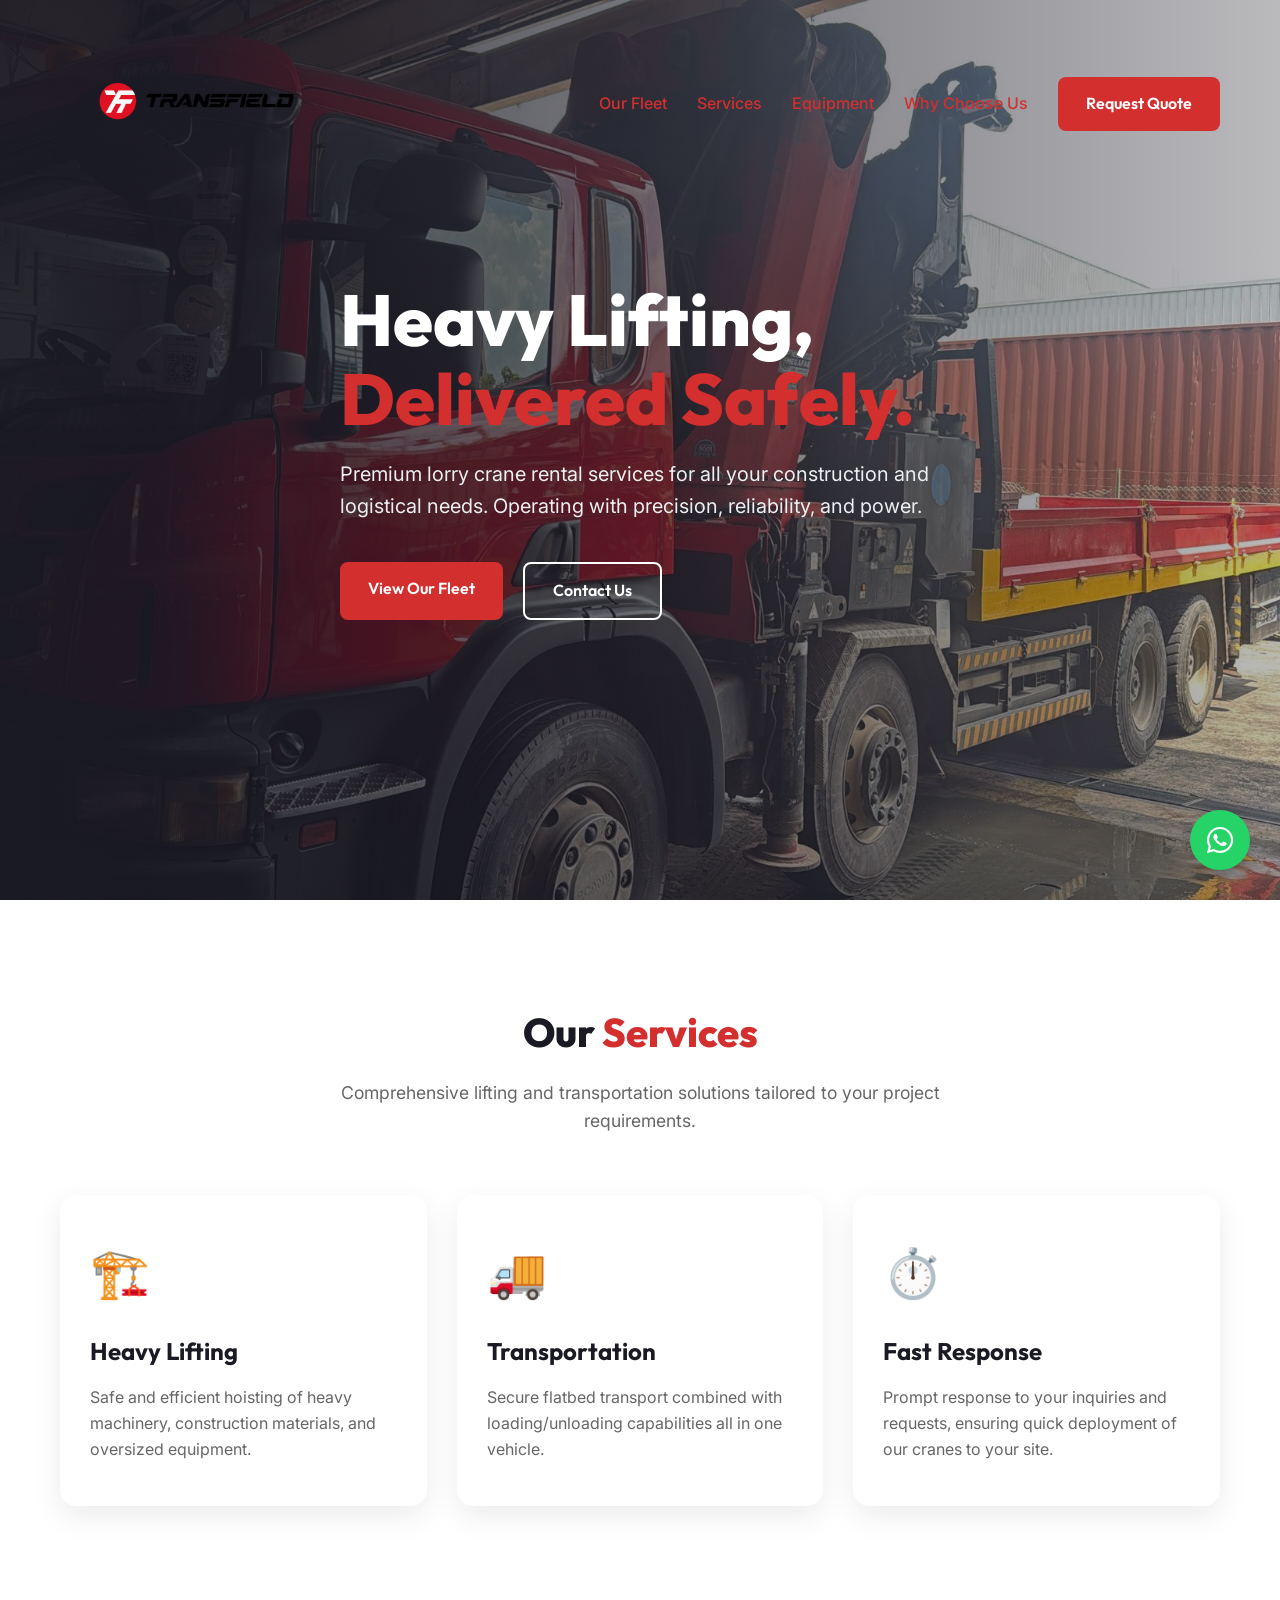
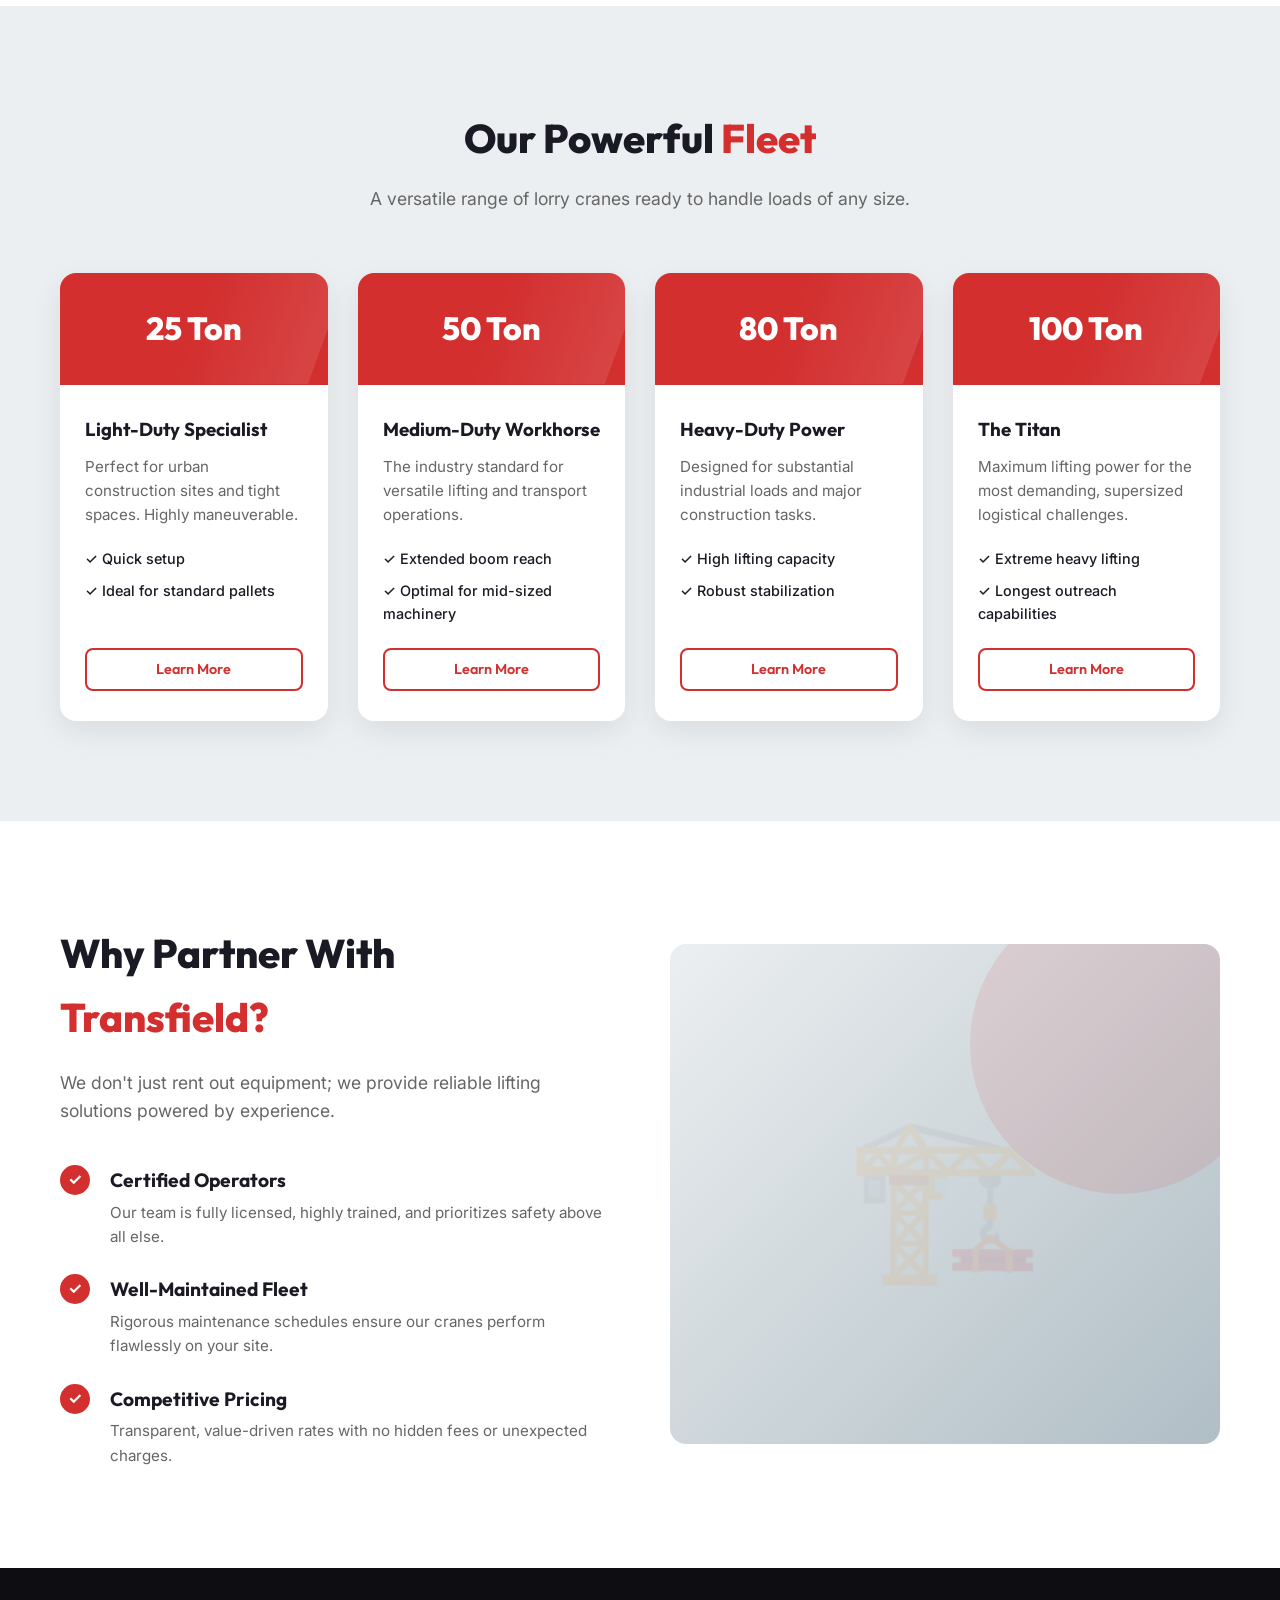
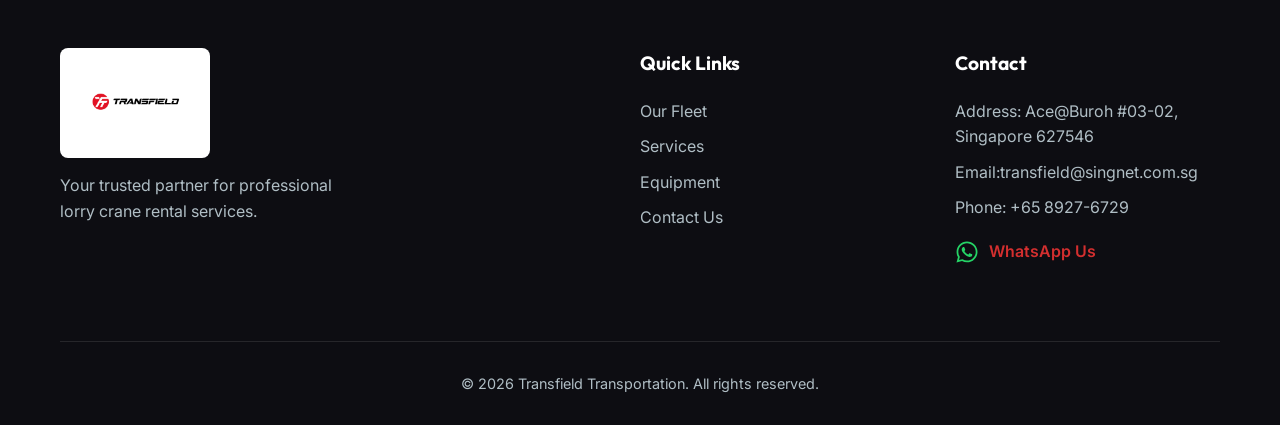
<file: index.html>
<!DOCTYPE html>
<html lang="en">

<head>
    <meta charset="UTF-8">
    <meta name="viewport" content="width=device-width, initial-scale=1.0">
    <title>Transfield Transportation - Premium Lorry Crane Rental</title>
    <meta name="description"
        content="Top-tier lorry crane rental services. We offer 25 Ton, 50 Ton, 80 Ton & 100 Ton lorry cranes for your heavy lifting and transportation needs.">
    <link
        href="https://fonts.googleapis.com/css2?family=Outfit:wght@300;400;600;800&family=Inter:wght@400;500;700&display=swap"
        rel="stylesheet">
    <link rel="icon" type="image/png" href="assets/Translogo.png">
    <link rel="stylesheet" href="styles.css">
</head>

<body>
    <!-- Navigation -->
    <nav class="navbar" id="navbar">
        <div class="container nav-container">
            <a href="index.html" class="logo">
                <img src="assets/Translogo.png" alt="Transfield Logo" class="logo-img">
            </a>
            <div class="nav-links" id="navLinks">
                <a href="#fleet">Our Fleet</a>
                <a href="#services">Services</a>
                <a href="Equipment.html">Equipment</a>
                <a href="#why-us">Why Choose Us</a>
                <a href="quote.html" class="btn btn-primary">Request Quote</a>
            </div>
            <div class="hamburger" id="hamburger" aria-label="Open navigation menu" aria-controls="navLinks" aria-expanded="false" role="button" tabindex="0">
                <span></span>
                <span></span>
                <span></span>
            </div>
        </div>
    </nav>

    <!-- Hero Section -->
    <header class="hero" id="home">
        <div class="hero-overlay"></div>
        <div class="container hero-content">
            <h1 class="fade-up">Heavy Lifting, <br><span class="text-red">Delivered Safely.</span></h1>
            <p class="fade-up delay-1">Premium lorry crane rental services for all your construction and logistical
                needs. Operating with precision, reliability, and power.</p>
            <div class="hero-buttons fade-up delay-2">
                <a href="#fleet" class="btn btn-primary">View Our Fleet</a>
                <a href="quote.html" class="btn btn-outline">Contact Us</a>
            </div>
        </div>
    </header>

    <!-- Services Section -->
    <section class="services section-padding" id="services">
        <div class="container">
            <div class="section-header text-center fade-in">
                <h2>Our <span class="text-red">Services</span></h2>
                <p>Comprehensive lifting and transportation solutions tailored to your project requirements.</p>
            </div>
            <div class="grid services-grid">
                <div class="card fade-up">
                    <div class="card-icon">🏗️</div>
                    <h3>Heavy Lifting</h3>
                    <p>Safe and efficient hoisting of heavy machinery, construction materials, and oversized equipment.
                    </p>
                </div>
                <div class="card fade-up delay-1">
                    <div class="card-icon">🚚</div>
                    <h3>Transportation</h3>
                    <p>Secure flatbed transport combined with loading/unloading capabilities all in one vehicle.</p>
                </div>
                <div class="card fade-up delay-2">
                    <div class="card-icon">⏱️</div>
                    <h3>Fast Response</h3>
                    <p>Prompt response to your inquiries and requests, ensuring quick deployment of our cranes to your
                        site.</p>
                </div>
            </div>
        </div>
    </section>

    <!-- Fleet Section -->
    <section class="fleet section-padding bg-light" id="fleet">
        <div class="container">
            <div class="section-header text-center fade-in">
                <h2>Our Powerful <span class="text-red">Fleet</span></h2>
                <p>A versatile range of lorry cranes ready to handle loads of any size.</p>
            </div>
            <div class="grid fleet-grid">
                <div class="fleet-card fade-up">
                    <div class="fleet-tonnage">25 Ton</div>
                    <div class="fleet-details">
                        <h3>Light-Duty Specialist</h3>
                        <p>Perfect for urban construction sites and tight spaces. Highly maneuverable.</p>
                        <ul class="fleet-specs">
                            <li>✓ Quick setup</li>
                            <li>✓ Ideal for standard pallets</li>
                        </ul>
                        <div style="margin-top: auto; padding-top: 15px;">
                            <a href="25-ton.html" class="btn btn-outline"
                                style="color: var(--clr-primary); border-color: var(--clr-primary); padding: 8px 16px; font-size: 0.9rem; width: 100%; text-align: center;">Learn
                                More</a>
                        </div>
                    </div>
                </div>
                <div class="fleet-card fade-up delay-1">
                    <div class="fleet-tonnage">50 Ton</div>
                    <div class="fleet-details">
                        <h3>Medium-Duty Workhorse</h3>
                        <p>The industry standard for versatile lifting and transport operations.</p>
                        <ul class="fleet-specs">
                            <li>✓ Extended boom reach</li>
                            <li>✓ Optimal for mid-sized machinery</li>
                        </ul>
                        <div style="margin-top: auto; padding-top: 15px;">
                            <a href="50-ton.html" class="btn btn-outline"
                                style="color: var(--clr-primary); border-color: var(--clr-primary); padding: 8px 16px; font-size: 0.9rem; width: 100%; text-align: center;">Learn
                                More</a>
                        </div>
                    </div>
                </div>
                <div class="fleet-card fade-up delay-2">
                    <div class="fleet-tonnage">80 Ton</div>
                    <div class="fleet-details">
                        <h3>Heavy-Duty Power</h3>
                        <p>Designed for substantial industrial loads and major construction tasks.</p>
                        <ul class="fleet-specs">
                            <li>✓ High lifting capacity</li>
                            <li>✓ Robust stabilization</li>
                        </ul>
                        <div style="margin-top: auto; padding-top: 15px;">
                            <a href="80-ton.html" class="btn btn-outline"
                                style="color: var(--clr-primary); border-color: var(--clr-primary); padding: 8px 16px; font-size: 0.9rem; width: 100%; text-align: center;">Learn
                                More</a>
                        </div>
                    </div>
                </div>
                <div class="fleet-card fade-up delay-3">
                    <div class="fleet-tonnage">100 Ton</div>
                    <div class="fleet-details">
                        <h3>The Titan</h3>
                        <p>Maximum lifting power for the most demanding, supersized logistical challenges.</p>
                        <ul class="fleet-specs">
                            <li>✓ Extreme heavy lifting</li>
                            <li>✓ Longest outreach capabilities</li>
                        </ul>
                        <div style="margin-top: auto; padding-top: 15px;">
                            <a href="100-ton.html" class="btn btn-outline"
                                style="color: var(--clr-primary); border-color: var(--clr-primary); padding: 8px 16px; font-size: 0.9rem; width: 100%; text-align: center;">Learn
                                More</a>
                        </div>
                    </div>
                </div>
            </div>
        </div>
    </section>

    <!-- Why Choose Us -->
    <section class="why-us section-padding" id="why-us">
        <div class="container">
            <div class="grid why-grid items-center">
                <div class="why-content fade-in">
                    <h2>Why Partner With <br><span class="text-red">Transfield?</span></h2>
                    <p>We don't just rent out equipment; we provide reliable lifting solutions powered by experience.
                    </p>
                    <ul class="why-list">
                        <li>
                            <div class="check-icon">✓</div>
                            <div>
                                <h4>Certified Operators</h4>
                                <p>Our team is fully licensed, highly trained, and prioritizes safety above all else.
                                </p>
                            </div>
                        </li>
                        <li>
                            <div class="check-icon">✓</div>
                            <div>
                                <h4>Well-Maintained Fleet</h4>
                                <p>Rigorous maintenance schedules ensure our cranes perform flawlessly on your site.</p>
                            </div>
                        </li>
                        <li>
                            <div class="check-icon">✓</div>
                            <div>
                                <h4>Competitive Pricing</h4>
                                <p>Transparent, value-driven rates with no hidden fees or unexpected charges.</p>
                            </div>
                        </li>
                    </ul>
                </div>
                <div class="why-image fade-up delay-1">
                    <!-- Placeholder for a secondary image or abstract graphic -->
                    <div class="image-placeholder">
                        <div class="circle-graphic"></div>
                        <div class="crane-silhouette">🏗️</div>
                    </div>
                </div>
            </div>
        </div>
    </section>


    <!-- Footer -->
    <footer class="footer">
        <div class="container">
            <div class="footer-grid">
                <div class="footer-brand">
                    <img src="assets/Translogo.png" alt="Transfield Logo" class="footer-logo">
                    <p>Your trusted partner for professional lorry crane rental services.</p>
                </div>
                <div class="footer-links">
                    <h4>Quick Links</h4>
                    <a href="#fleet">Our Fleet</a>
                    <a href="#services">Services</a>
                    <a href="Equipment.html">Equipment</a>
                    <a href="quote.html">Contact Us</a>
                </div>
                <div class="footer-contact">
                    <h4>Contact</h4>
                    <p>Address: Ace@Buroh #03-02, Singapore 627546</p>
                    <p>Email:transfield@singnet.com.sg</p>
                    <p>Phone: +65 8927-6729</p>
                    <p><a href="https://api.whatsapp.com/send?phone=6589276729" target="_blank" class="whatsapp-link">
                            <svg class="whatsapp-icon" xmlns="http://www.w3.org/2000/svg" viewBox="0 0 448 512"
                                fill="#25D366">
                                <path
                                    d="M380.9 97.1C339 55.1 283.2 32 223.9 32c-122.4 0-222 99.6-222 222 0 39.1 10.2 77.3 29.6 111L0 480l117.7-30.9c32.4 17.7 68.9 27 106.1 27h.1c122.3 0 224.1-99.6 224.1-222 0-59.3-25.2-115-67.1-157zm-157 341.6c-33.2 0-65.7-8.9-94-25.7l-6.7-4-69.8 18.3L72 359.2l-4.4-7c-18.5-29.4-28.2-63.3-28.2-98.2 0-101.7 82.8-184.5 184.6-184.5 49.3 0 95.6 19.2 130.4 54.1 34.8 34.9 56.2 81.2 56.1 130.5 0 101.8-84.9 184.6-186.6 184.6zm101.2-138.2c-5.5-2.8-32.8-16.2-37.9-18-5.1-1.9-8.8-2.8-12.5 2.8-3.7 5.6-14.3 18-17.6 21.8-3.2 3.7-6.5 4.2-12 1.4-32.6-16.3-54-29.1-75.5-66-5.7-9.8 5.7-9.1 16.3-30.3 1.8-3.7.9-6.9-.5-9.7-1.4-2.8-12.5-30.1-17.1-41.2-4.5-10.8-9.1-9.3-12.5-9.5-3.2-.2-6.9-.2-10.6-.2-3.7 0-9.7 1.4-14.8 6.9-5.1 5.6-19.4 19-19.4 46.3 0 27.3 19.9 53.7 22.6 57.4 2.8 3.7 39.1 59.7 94.8 83.8 35.2 15.2 49 16.5 66.6 13.9 10.7-1.6 32.8-13.4 37.4-26.4 4.6-13 4.6-24.1 3.2-26.4-1.3-2.5-5-3.9-10.5-6.6z" />
                            </svg> WhatsApp Us</a></p>
                </div>
            </div>
            <div class="footer-bottom">
                <p>&copy; 2026 Transfield Transportation. All rights reserved.</p>
            </div>
        </div>
    </footer>

    <!-- Floating WhatsApp Button -->
    <a href="https://api.whatsapp.com/send?phone=6589276729" target="_blank" class="floating-whatsapp"
        aria-label="Chat with us on WhatsApp">
        <svg class="whatsapp-icon" xmlns="http://www.w3.org/2000/svg" viewBox="0 0 448 512" fill="#ffffff">
            <path
                d="M380.9 97.1C339 55.1 283.2 32 223.9 32c-122.4 0-222 99.6-222 222 0 39.1 10.2 77.3 29.6 111L0 480l117.7-30.9c32.4 17.7 68.9 27 106.1 27h.1c122.3 0 224.1-99.6 224.1-222 0-59.3-25.2-115-67.1-157zm-157 341.6c-33.2 0-65.7-8.9-94-25.7l-6.7-4-69.8 18.3L72 359.2l-4.4-7c-18.5-29.4-28.2-63.3-28.2-98.2 0-101.7 82.8-184.5 184.6-184.5 49.3 0 95.6 19.2 130.4 54.1 34.8 34.9 56.2 81.2 56.1 130.5 0 101.8-84.9 184.6-186.6 184.6zm101.2-138.2c-5.5-2.8-32.8-16.2-37.9-18-5.1-1.9-8.8-2.8-12.5 2.8-3.7 5.6-14.3 18-17.6 21.8-3.2 3.7-6.5 4.2-12 1.4-32.6-16.3-54-29.1-75.5-66-5.7-9.8 5.7-9.1 16.3-30.3 1.8-3.7.9-6.9-.5-9.7-1.4-2.8-12.5-30.1-17.1-41.2-4.5-10.8-9.1-9.3-12.5-9.5-3.2-.2-6.9-.2-10.6-.2-3.7 0-9.7 1.4-14.8 6.9-5.1 5.6-19.4 19-19.4 46.3 0 27.3 19.9 53.7 22.6 57.4 2.8 3.7 39.1 59.7 94.8 83.8 35.2 15.2 49 16.5 66.6 13.9 10.7-1.6 32.8-13.4 37.4-26.4 4.6-13 4.6-24.1 3.2-26.4-1.3-2.5-5-3.9-10.5-6.6z" />
        </svg>
    </a>

    <script src="script.js"></script>

    <!-- Mobile navigation fix: matches the working 25-ton page menu behavior -->
    <style>
        @media (max-width: 768px) {
            .nav-container {
                position: relative;
            }

            .nav-links {
                display: none;
                position: absolute;
                top: 100%;
                left: 0;
                right: 0;
                width: 100%;
                flex-direction: column;
                gap: 0;
                background: #ffffff;
                padding: 12px 20px 20px;
                box-shadow: 0 12px 24px rgba(0, 0, 0, 0.15);
                z-index: 9999;
            }

            .nav-links.active {
                display: flex !important;
            }

            .nav-links a {
                display: block;
                width: 100%;
                padding: 14px 0;
            }

            .hamburger {
                display: flex;
                cursor: pointer;
                z-index: 10000;
                touch-action: manipulation;
            }
        }
    </style>

</body>

</html>
</file>
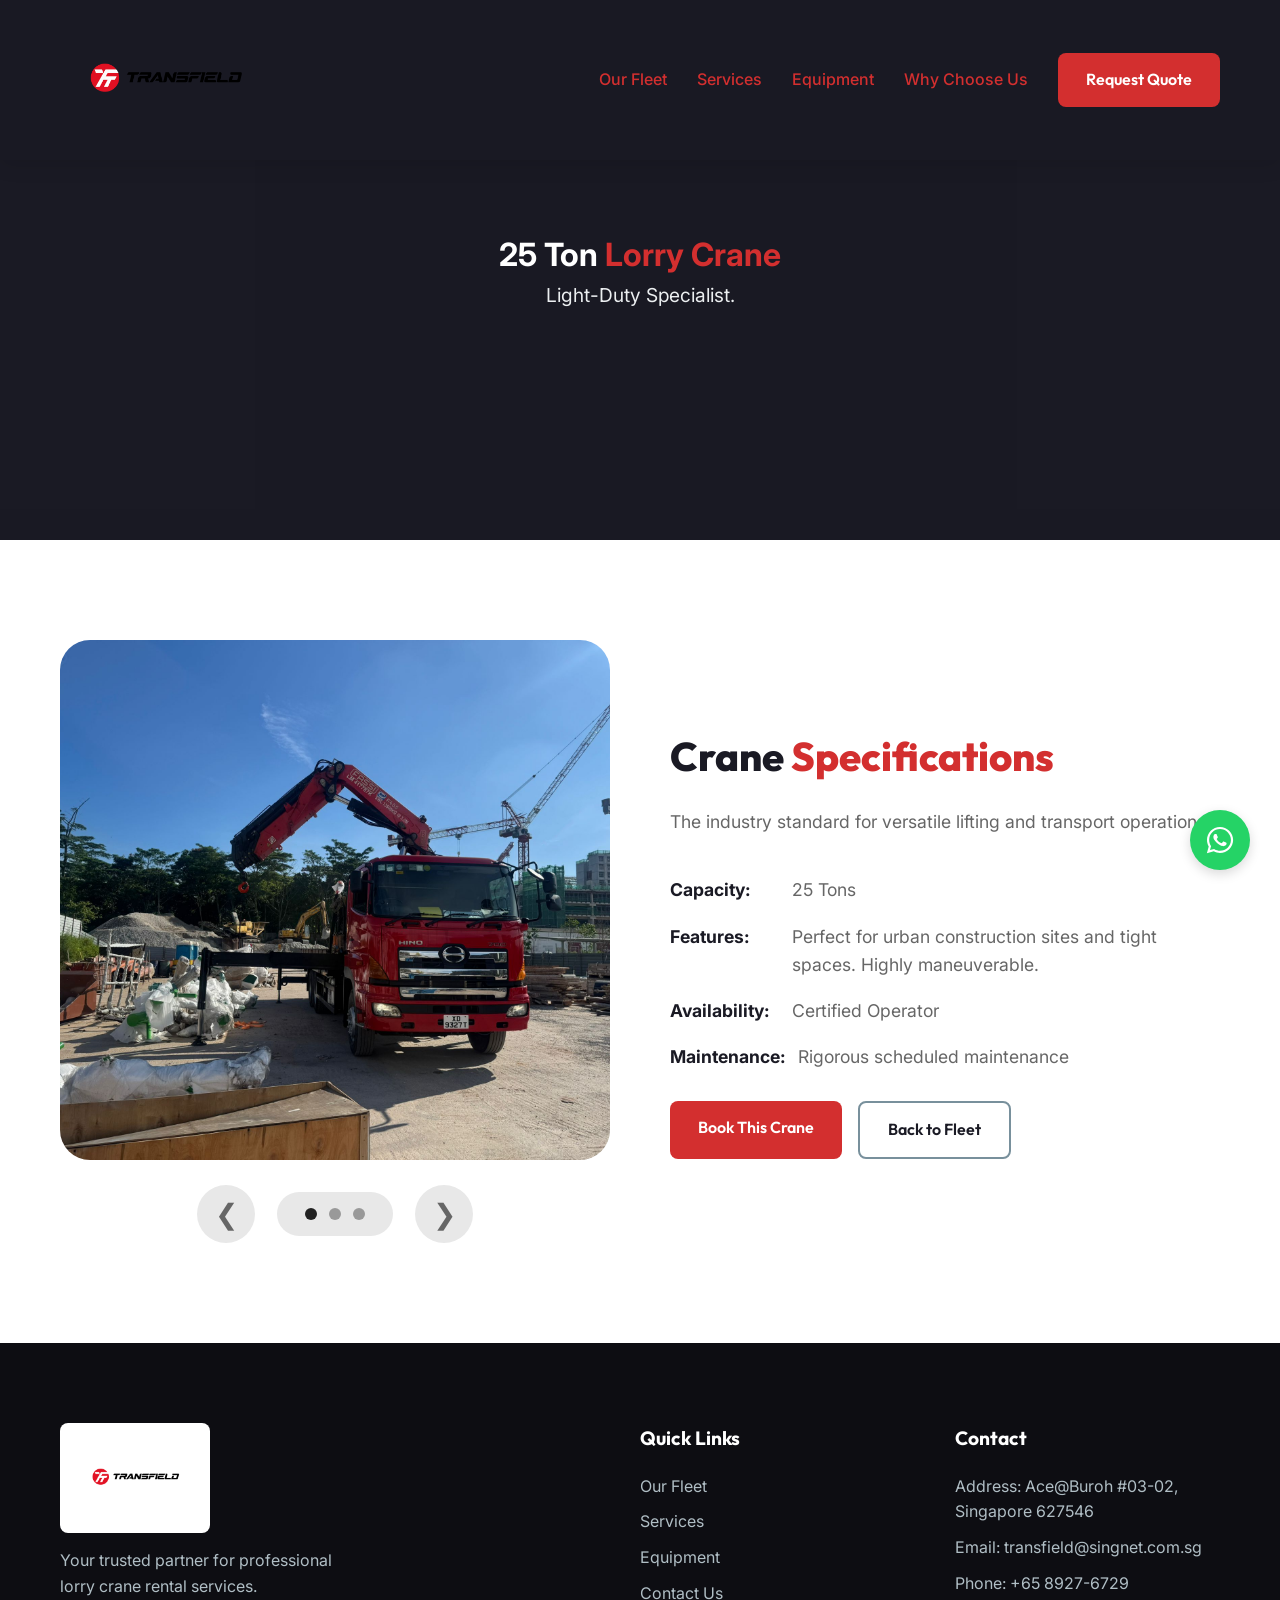
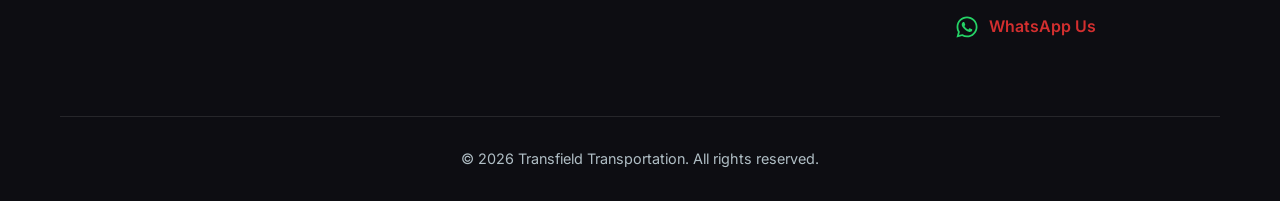
<file: 25-ton.html>
<!DOCTYPE html>
<html lang="en">

<head>
    <meta charset="UTF-8">
    <meta name="viewport" content="width=device-width, initial-scale=1.0">
    <title>25 Ton Lorry Crane Rental - Transfield Transportation</title>
    <meta name="description" content="Rent our 25 Ton lorry crane. Light-Duty Specialist. Perfect for urban construction sites and tight spaces. Highly maneuverable.">
    <link href="https://fonts.googleapis.com/css2?family=Outfit:wght@300;400;600;800&family=Inter:wght@400;500;700&display=swap" rel="stylesheet">
    <link rel="icon" type="image/png" href="assets/Translogo.png">
    <link rel="stylesheet" href="styles.css">
</head>

<body>
    <!-- Navigation -->
    <nav class="navbar scrolled" id="navbar">
        <div class="container nav-container">
            <a href="index.html" class="logo">
                <img src="assets/Translogo.png" alt="Transfield Logo" class="logo-img">
            </a>

            <div class="nav-links" id="navLinks">
                <a href="index.html#fleet">Our Fleet</a>
                <a href="index.html#services">Services</a>
                <a href="Equipment.html">Equipment</a>
                <a href="index.html#why-us">Why Choose Us</a>
                <a href="quote.html" class="btn btn-primary">Request Quote</a>
            </div>

            <div class="hamburger" id="hamburger">
                <span></span>
                <span></span>
                <span></span>
            </div>
        </div>
    </nav>

    <!-- Page Hero Section -->
    <header class="page-hero">
        <div class="page-hero-overlay"></div>
        <div class="container hero-content text-center">
            <h1 class="fade-up text-white">25 Ton <span class="text-red">Lorry Crane</span></h1>
            <p class="fade-up delay-1 mx-auto text-white" style="margin: 0 auto; color: var(--clr-silver-light); font-size: 1.2rem;">
                Light-Duty Specialist.
            </p>
        </div>
    </header>

    <!-- Specs Section -->
    <section class="crane-specs section-padding">
        <div class="container">
            <div class="grid why-grid items-center">

                <!-- Left Photo Slider -->
                <div class="why-image fade-in">
                    <div class="slider-container">
                        <div class="slide active">
                            <img src="assets/25-Ton-Lorry-Crane.jpeg" alt="25 Ton Lorry Crane" class="crane-photo">
                        </div>

                        <div class="slide">
                            <img src="assets/25-Ton-Lorry-Crane-2.png" alt="25 Ton Lorry Crane 2" class="crane-photo crane-photo-2">
                        </div>

                        <div class="slide">
                            <img src="assets/25-Ton-Lorry-Crane-3.jpeg" alt="25 Ton Lorry Crane 3" class="crane-photo">
                        </div>

                        <div class="slider-controls">
                            <button class="slider-btn" id="prevBtn" aria-label="Previous slide">&#10094;</button>

                            <div class="dots">
                                <span class="dot active"></span>
                                <span class="dot"></span>
                                <span class="dot"></span>
                            </div>

                            <button class="slider-btn" id="nextBtn" aria-label="Next slide">&#10095;</button>
                        </div>
                    </div>
                </div>

                <!-- Right Description -->
                <div class="why-content fade-up delay-1">
                    <h2>Crane <span class="text-red">Specifications</span></h2>
                    <p>The industry standard for versatile lifting and transport operations.</p>

                    <ul class="spec-list">
                        <li>
                            <strong>Capacity:</strong>
                            <span>25 Tons</span>
                        </li>
                        <li>
                            <strong>Features:</strong>
                            <span>Perfect for urban construction sites and tight spaces. Highly maneuverable.</span>
                        </li>
                        <li>
                            <strong>Availability:</strong>
                            <span>Certified Operator</span>
                        </li>
                        <li>
                            <strong>Maintenance:</strong>
                            <span>Rigorous scheduled maintenance</span>
                        </li>
                    </ul>

                    <div class="crane-action-buttons">
                        <a href="quote.html" class="btn btn-primary">Book This Crane</a>
                        <a href="index.html#fleet" class="btn btn-outline" style="color: var(--clr-dark); border-color: var(--clr-silver-dark);">
                            Back to Fleet
                        </a>
                    </div>
                </div>

            </div>
        </div>
    </section>

    <!-- Footer -->
    <footer class="footer">
        <div class="container">
            <div class="footer-grid">
                <div class="footer-brand">
                    <img src="assets/Translogo.png" alt="Transfield Logo" class="footer-logo">
                    <p>Your trusted partner for professional lorry crane rental services.</p>
                </div>

                <div class="footer-links">
                    <h4>Quick Links</h4>
                    <a href="index.html#fleet">Our Fleet</a>
                    <a href="index.html#services">Services</a>
                    <a href="Equipment.html">Equipment</a>
                    <a href="quote.html">Contact Us</a>
                </div>

                <div class="footer-contact">
                    <h4>Contact</h4>
                    <p>Address: Ace@Buroh #03-02, Singapore 627546</p>
                    <p>Email: transfield@singnet.com.sg</p>
                    <p>Phone: +65 8927-6729</p>
                    <p>
                        <a href="https://api.whatsapp.com/send?phone=6589276729" target="_blank" class="whatsapp-link">
                            <svg class="whatsapp-icon" xmlns="http://www.w3.org/2000/svg" viewBox="0 0 448 512" fill="#25D366">
                                <path d="M380.9 97.1C339 55.1 283.2 32 223.9 32c-122.4 0-222 99.6-222 222 0 39.1 10.2 77.3 29.6 111L0 480l117.7-30.9c32.4 17.7 68.9 27 106.1 27h.1c122.3 0 224.1-99.6 224.1-222 0-59.3-25.2-115-67.1-157zm-157 341.6c-33.2 0-65.7-8.9-94-25.7l-6.7-4-69.8 18.3L72 359.2l-4.4-7c-18.5-29.4-28.2-63.3-28.2-98.2 0-101.7 82.8-184.5 184.6-184.5 49.3 0 95.6 19.2 130.4 54.1 34.8 34.9 56.2 81.2 56.1 130.5 0 101.8-84.9 184.6-186.6 184.6zm101.2-138.2c-5.5-2.8-32.8-16.2-37.9-18-5.1-1.9-8.8-2.8-12.5 2.8-3.7 5.6-14.3 18-17.6 21.8-3.2 3.7-6.5 4.2-12 1.4-32.6-16.3-54-29.1-75.5-66-5.7-9.8 5.7-9.1 16.3-30.3 1.8-3.7.9-6.9-.5-9.7-1.4-2.8-12.5-30.1-17.1-41.2-4.5-10.8-9.1-9.3-12.5-9.5-3.2-.2-6.9-.2-10.6-.2-3.7 0-9.7 1.4-14.8 6.9-5.1 5.6-19.4 19-19.4 46.3 0 27.3 19.9 53.7 22.6 57.4 2.8 3.7 39.1 59.7 94.8 83.8 35.2 15.2 49 16.5 66.6 13.9 10.7-1.6 32.8-13.4 37.4-26.4 4.6-13 4.6-24.1 3.2-26.4-1.3-2.5-5-3.9-10.5-6.6z" />
                            </svg>
                            WhatsApp Us
                        </a>
                    </p>
                </div>
            </div>

            <div class="footer-bottom">
                <p>&copy; 2026 Transfield Transportation. All rights reserved.</p>
            </div>
        </div>
    </footer>

    <!-- Floating WhatsApp Button -->
    <a href="https://api.whatsapp.com/send?phone=6589276729" target="_blank" class="floating-whatsapp" aria-label="Chat with us on WhatsApp">
        <svg class="whatsapp-icon" xmlns="http://www.w3.org/2000/svg" viewBox="0 0 448 512" fill="#ffffff">
            <path d="M380.9 97.1C339 55.1 283.2 32 223.9 32c-122.4 0-222 99.6-222 222 0 39.1 10.2 77.3 29.6 111L0 480l117.7-30.9c32.4 17.7 68.9 27 106.1 27h.1c122.3 0 224.1-99.6 224.1-222 0-59.3-25.2-115-67.1-157zm-157 341.6c-33.2 0-65.7-8.9-94-25.7l-6.7-4-69.8 18.3L72 359.2l-4.4-7c-18.5-29.4-28.2-63.3-28.2-98.2 0-101.7 82.8-184.5 184.6-184.5 49.3 0 95.6 19.2 130.4 54.1 34.8 34.9 56.2 81.2 56.1 130.5 0 101.8-84.9 184.6-186.6 184.6zm101.2-138.2c-5.5-2.8-32.8-16.2-37.9-18-5.1-1.9-8.8-2.8-12.5 2.8-3.7 5.6-14.3 18-17.6 21.8-3.2 3.7-6.5 4.2-12 1.4-32.6-16.3-54-29.1-75.5-66-5.7-9.8 5.7-9.1 16.3-30.3 1.8-3.7.9-6.9-.5-9.7-1.4-2.8-12.5-30.1-17.1-41.2-4.5-10.8-9.1-9.3-12.5-9.5-3.2-.2-6.9-.2-10.6-.2-3.7 0-9.7 1.4-14.8 6.9-5.1 5.6-19.4 19-19.4 46.3 0 27.3 19.9 53.7 22.6 57.4 2.8 3.7 39.1 59.7 94.8 83.8 35.2 15.2 49 16.5 66.6 13.9 10.7-1.6 32.8-13.4 37.4-26.4 4.6-13 4.6-24.1 3.2-26.4-1.3-2.5-5-3.9-10.5-6.6z" />
        </svg>
    </a>

    <script src="script.js"></script>
</body>

</html>
</file>
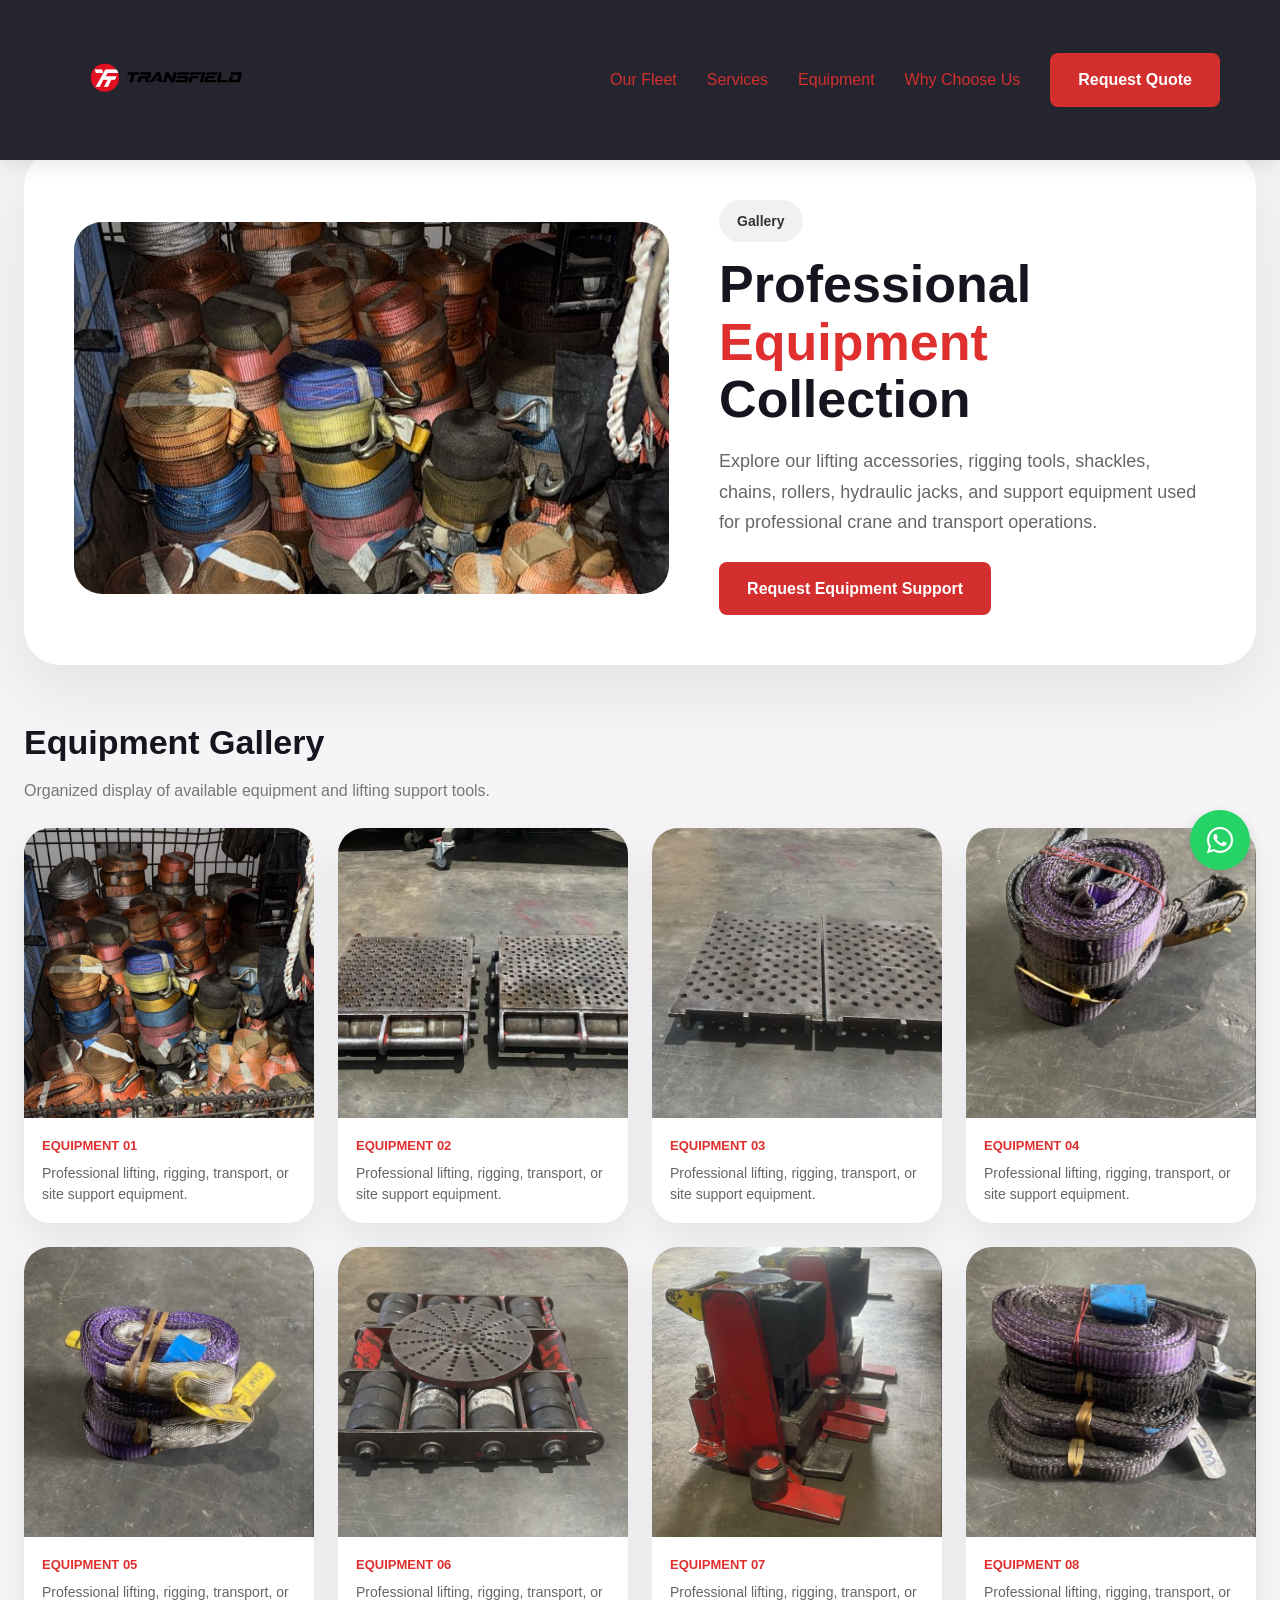
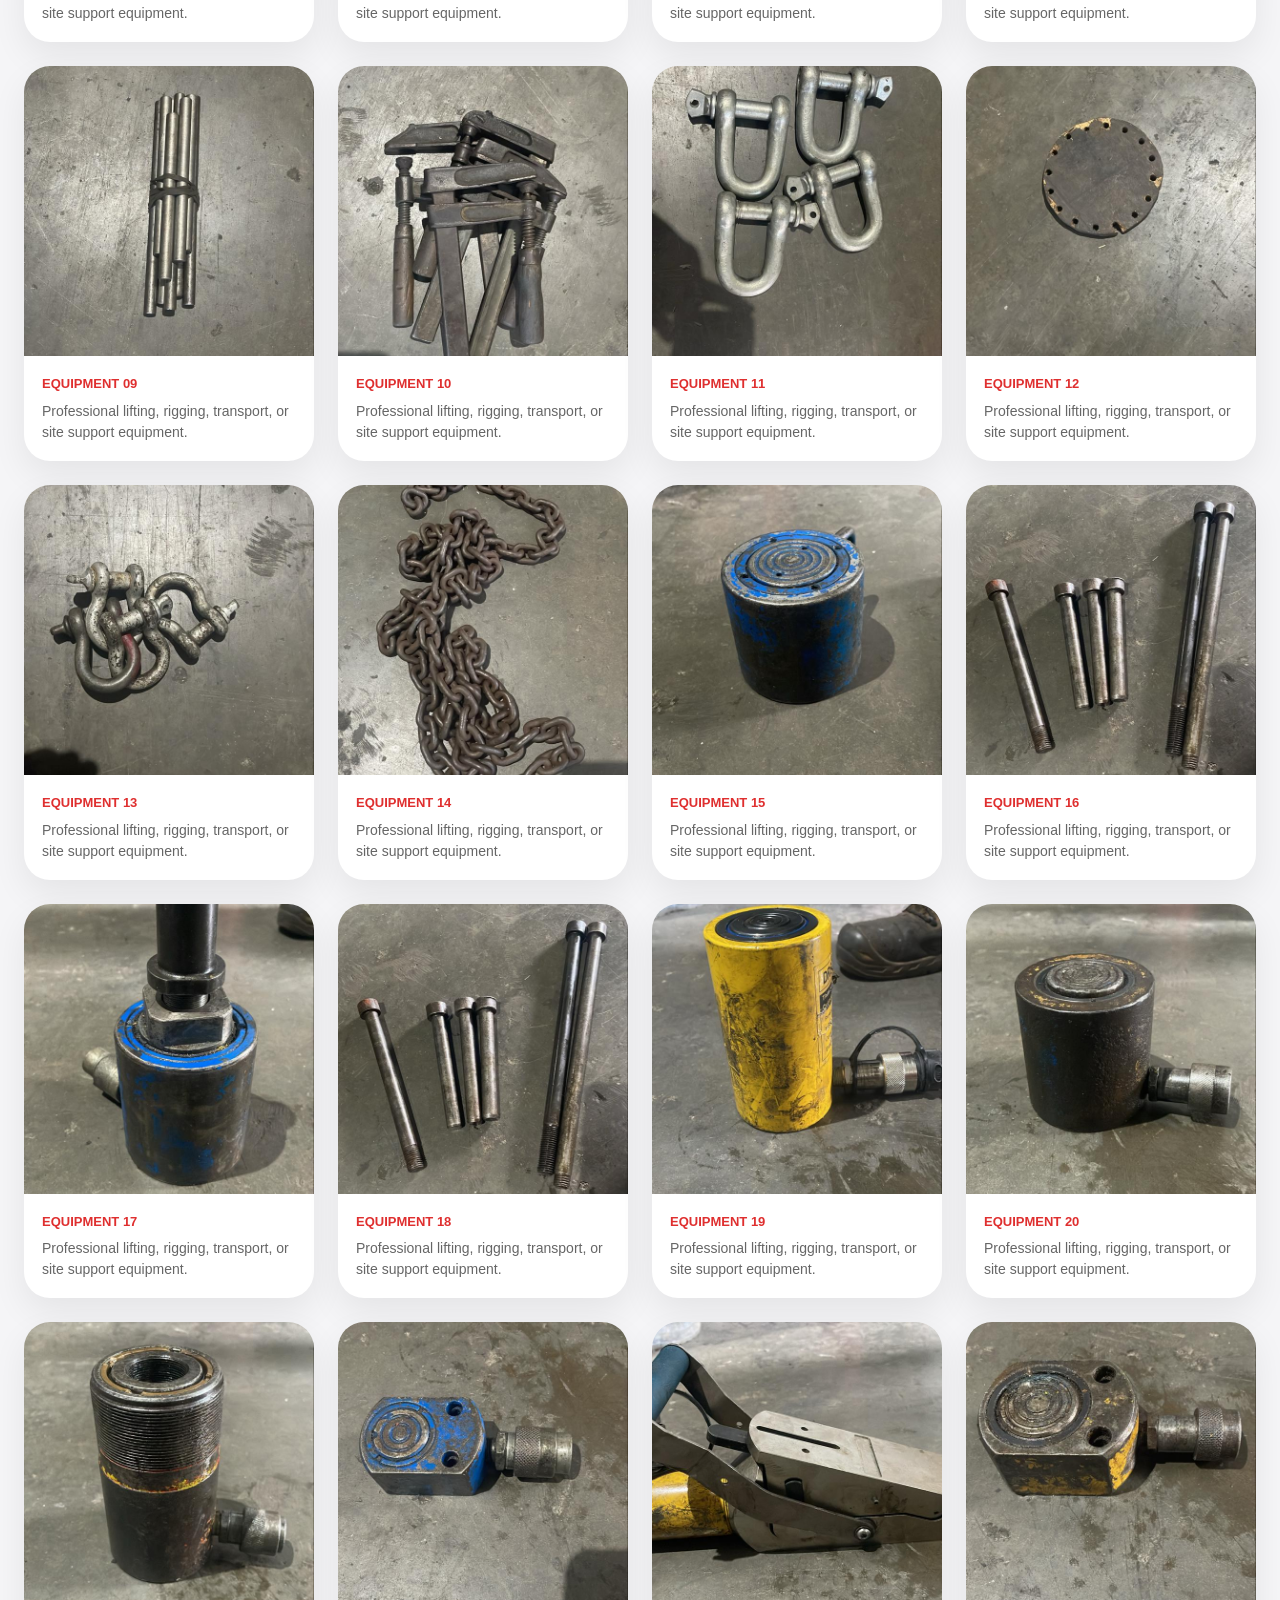
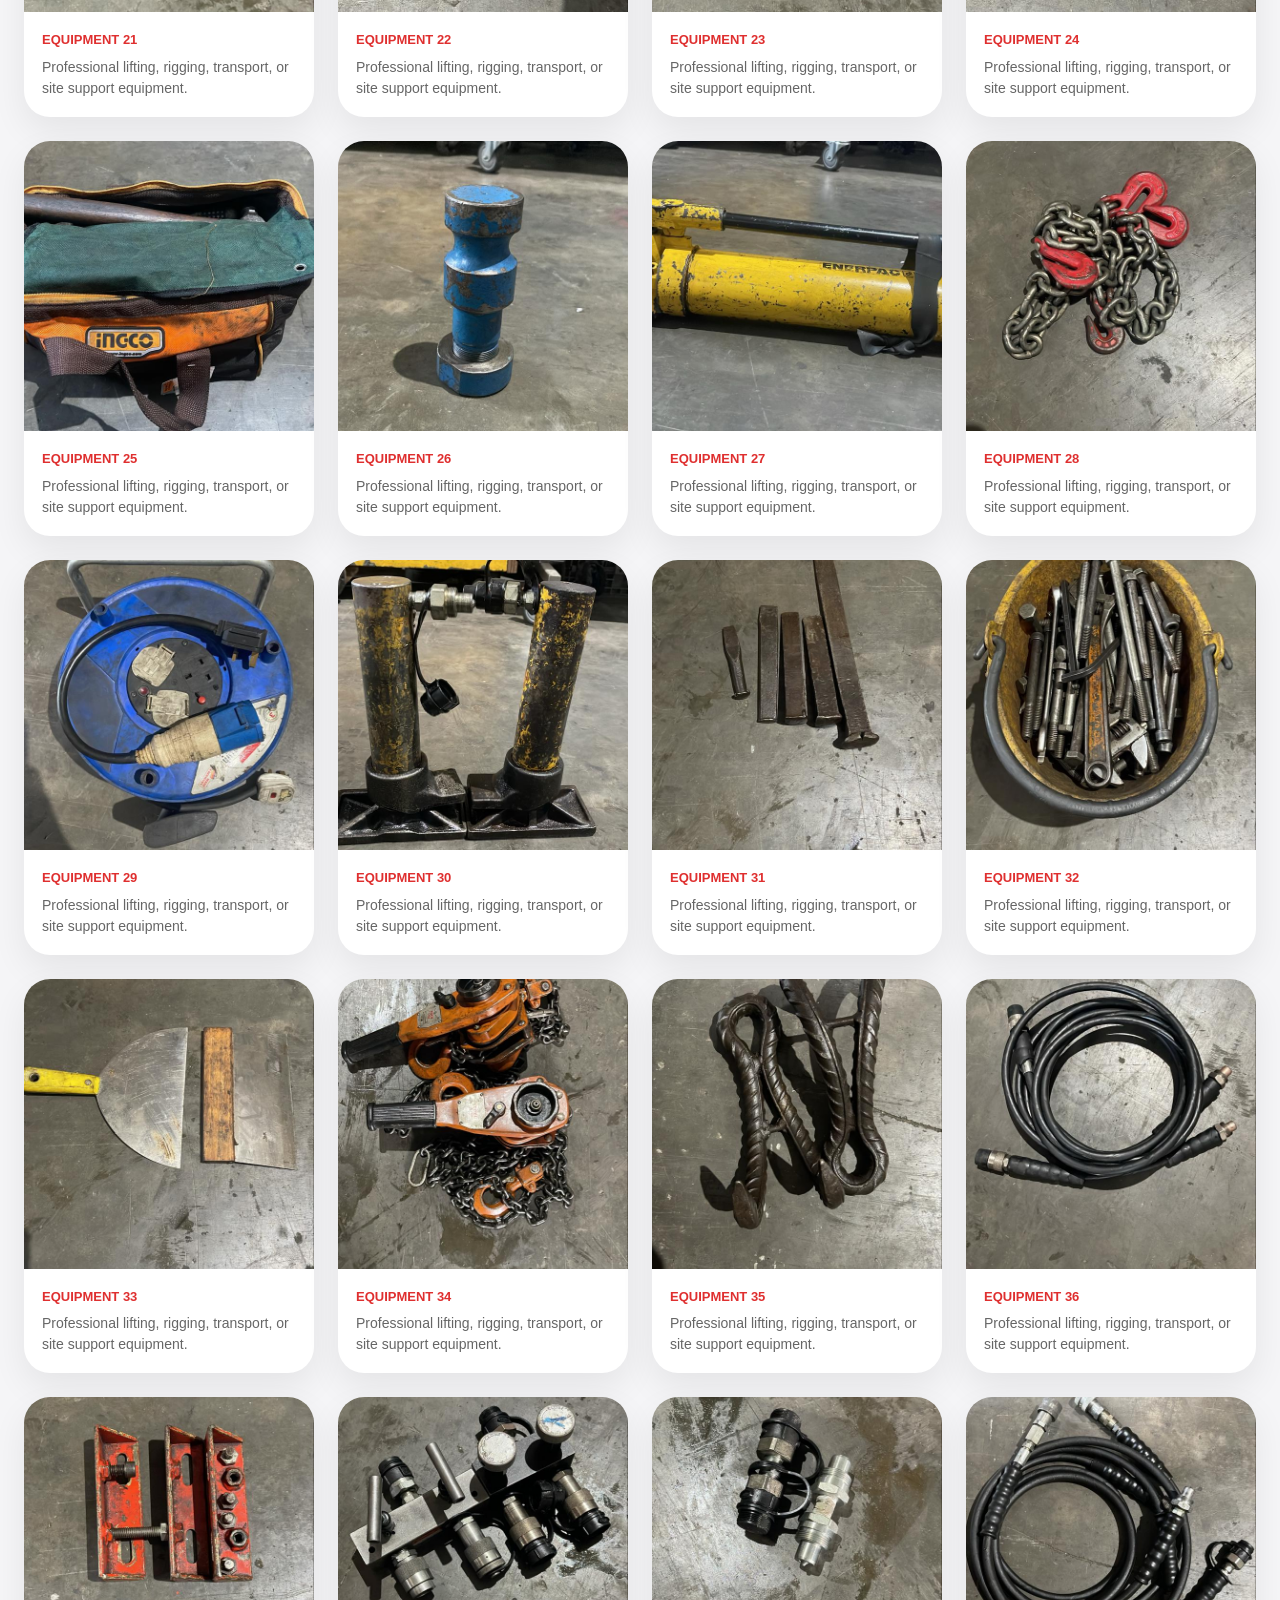
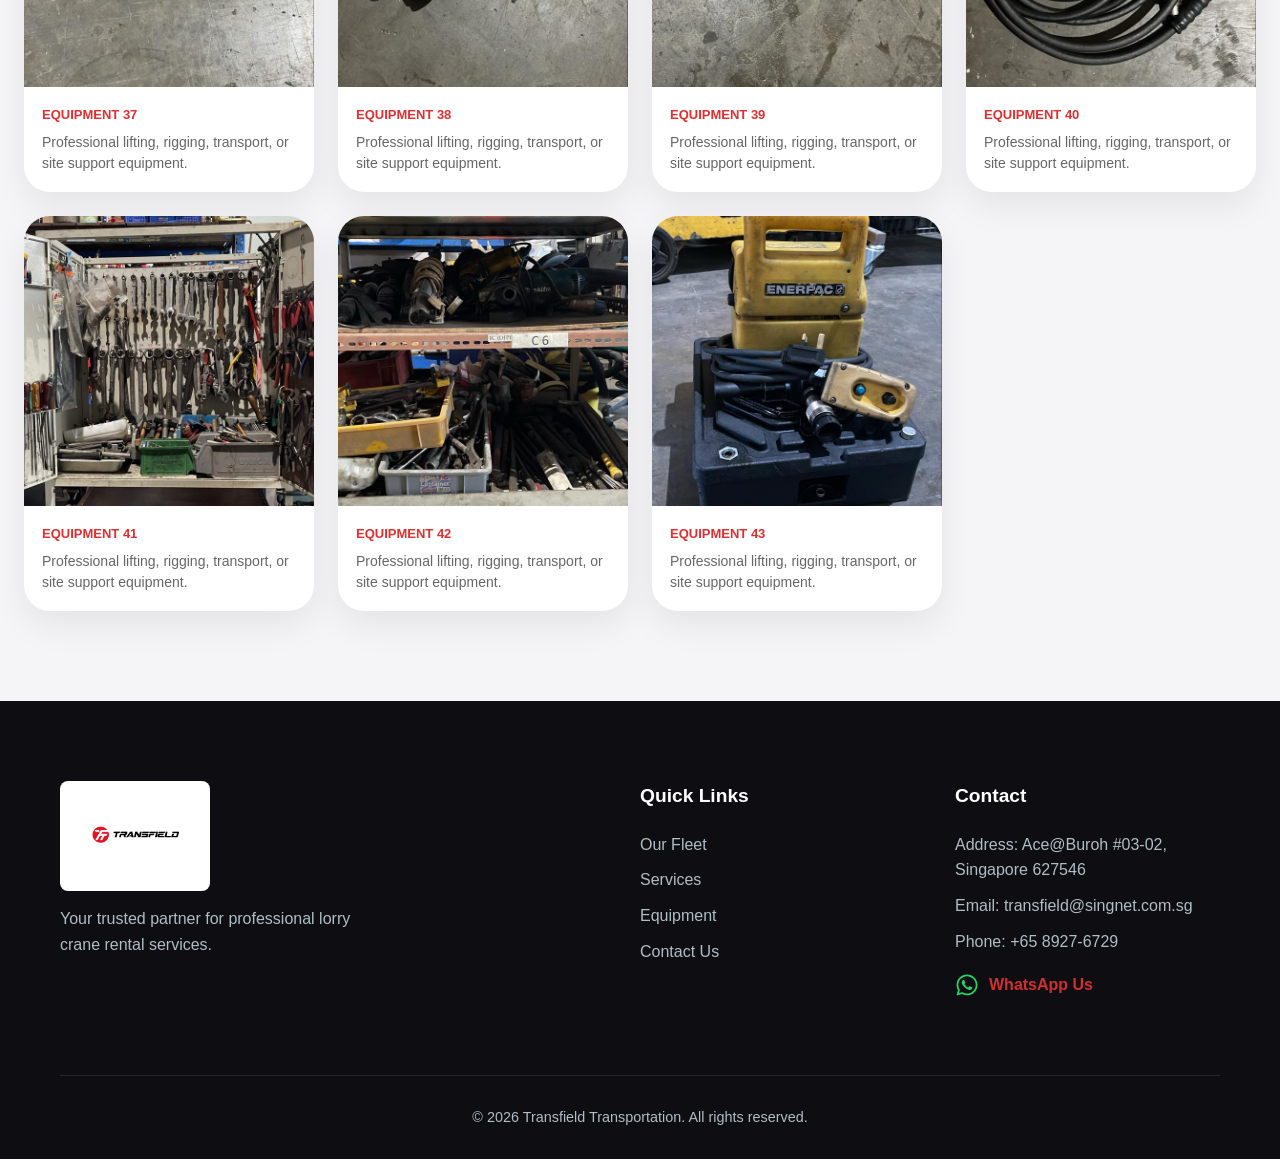
<file: Equipment.html>
<!DOCTYPE html>
<html lang="en">
<head>
    <meta charset="UTF-8">
    <meta name="viewport" content="width=device-width, initial-scale=1.0">
    <title>Equipment - Transfield Transportation</title>

    <link rel="icon" type="image/png" href="assets/Translogo.png">
    <link rel="stylesheet" href="styles.css">

    <style>
        body {
            background: #f5f5f7;
        }

        .equipment-page {
            padding: 150px 24px 90px;
        }

        .equipment-hero {
            max-width: 1250px;
            margin: 0 auto 50px;
            background: #ffffff;
            border-radius: 36px;
            padding: 50px;
            display: grid;
            grid-template-columns: 1.1fr 0.9fr;
            gap: 50px;
            align-items: center;
            box-shadow: 0 25px 70px rgba(0, 0, 0, 0.08);
        }

        .equipment-hero img {
            width: 100%;
            aspect-ratio: 16 / 10;
            object-fit: cover;
            border-radius: 28px;
            display: block;
        }

        .equipment-hero-content h1 {
            font-family: var(--font-heading);
            font-size: 52px;
            line-height: 1.1;
            margin: 14px 0 18px;
            color: #15151f;
        }

        .equipment-hero-content span {
            color: #df2f2f;
        }

        .equipment-hero-content p {
            font-size: 18px;
            color: #666;
            line-height: 1.7;
            margin-bottom: 24px;
        }

        .equipment-badge {
            display: inline-block;
            background: #f1f1f1;
            color: #333;
            padding: 10px 18px;
            border-radius: 999px;
            font-weight: 700;
            font-size: 14px;
        }

        .equipment-section-header {
            max-width: 1250px;
            margin: 0 auto 25px;
        }

        .equipment-section-header h2 {
            font-family: var(--font-heading);
            font-size: 34px;
            color: #15151f;
            margin-bottom: 8px;
        }

        .equipment-section-header p {
            color: #777;
            font-size: 16px;
        }

        .equipment-grid {
            max-width: 1250px;
            margin: 0 auto;
            display: grid;
            grid-template-columns: repeat(4, minmax(0, 1fr));
            gap: 24px;
        }

        .equipment-card {
            background: #ffffff;
            border-radius: 26px;
            overflow: hidden;
            box-shadow: 0 14px 35px rgba(0, 0, 0, 0.07);
            transition: transform 0.3s ease, box-shadow 0.3s ease;
        }

        .equipment-card:hover {
            transform: translateY(-6px);
            box-shadow: 0 22px 50px rgba(0, 0, 0, 0.14);
        }

        .equipment-card img {
            width: 100%;
            aspect-ratio: 1 / 1;
            object-fit: cover;
            display: block;
        }

        .equipment-card-content {
            padding: 18px;
        }

        .equipment-number {
            font-size: 13px;
            font-weight: 800;
            color: #df2f2f;
            margin-bottom: 6px;
        }

        .equipment-card p {
            font-size: 14px;
            color: #666;
            line-height: 1.5;
        }

        @media (max-width: 1100px) {
            .equipment-hero {
                grid-template-columns: 1fr;
            }

            .equipment-grid {
                grid-template-columns: repeat(3, minmax(0, 1fr));
            }
        }

        @media (max-width: 768px) {
            .equipment-page {
                padding: 150px 16px 70px;
            }

            .equipment-hero {
                padding: 28px;
                border-radius: 28px;
                gap: 28px;
            }

            .equipment-hero-content h1 {
                font-size: 36px;
            }

            .equipment-hero-content p {
                font-size: 16px;
            }

            .equipment-grid {
                grid-template-columns: repeat(2, minmax(0, 1fr));
                gap: 16px;
            }
        }

        @media (max-width: 480px) {
            .equipment-grid {
                grid-template-columns: 1fr;
            }
        }
    </style>
</head>

<body>
    <nav class="navbar scrolled" id="navbar">
        <div class="container nav-container">
            <a href="index.html" class="logo">
                <img src="assets/Translogo.png" alt="Transfield Logo" class="logo-img">
            </a>

            <div class="nav-links" id="navLinks">
                <a href="index.html#fleet">Our Fleet</a>
                <a href="index.html#services">Services</a>
                <a href="equipment.html">Equipment</a>
                <a href="index.html#why-us">Why Choose Us</a>
                <a href="quote.html" class="btn btn-primary">Request Quote</a>
            </div>

            <div class="hamburger" id="hamburger">
                <span></span>
                <span></span>
                <span></span>
            </div>
        </div>
    </nav>

    <main class="equipment-page">
        <section class="equipment-hero">
            <img src="assets/Equipment1.jpeg" alt="Equipment">

            <div class="equipment-hero-content">
                <div class="equipment-badge">Gallery</div>
                <h1>Professional <span>Equipment</span> Collection</h1>
                <p>
                    Explore our lifting accessories, rigging tools, shackles,
                    chains, rollers, hydraulic jacks, and support equipment
                    used for professional crane and transport operations.
                </p>
                <a href="quote.html" class="btn btn-primary">Request Equipment Support</a>
            </div>
        </section>

        <section class="equipment-gallery-section">
            <div class="equipment-section-header">
                <h2>Equipment Gallery</h2>
                <p>Organized display of available equipment and lifting support tools.</p>
            </div>

            <div class="equipment-grid" id="equipmentGrid"></div>
        </section>
    </main>

    <footer class="footer">
        <div class="container">
            <div class="footer-grid">
                <div class="footer-brand">
                    <img src="assets/Translogo.png" alt="Transfield Logo" class="footer-logo">
                    <p>Your trusted partner for professional lorry crane rental services.</p>
                </div>

                <div class="footer-links">
                    <h4>Quick Links</h4>
                    <a href="index.html#fleet">Our Fleet</a>
                    <a href="index.html#services">Services</a>
                    <a href="equipment.html">Equipment</a>
                    <a href="quote.html">Contact Us</a>
                </div>

                <div class="footer-contact">
                    <h4>Contact</h4>
                    <p>Address: Ace@Buroh #03-02, Singapore 627546</p>
                    <p>Email: transfield@singnet.com.sg</p>
                    <p>Phone: +65 8927-6729</p>
                    <p>
                        <a href="https://api.whatsapp.com/send?phone=6589276729" target="_blank" class="whatsapp-link" rel="noopener">
                            <svg class="whatsapp-icon" xmlns="http://www.w3.org/2000/svg" viewBox="0 0 448 512" fill="#25D366">
                                <path d="M380.9 97.1C339 55.1 283.2 32 223.9 32c-122.4 0-222 99.6-222 222 0 39.1 10.2 77.3 29.6 111L0 480l117.7-30.9c32.4 17.7 68.9 27 106.1 27h.1c122.3 0 224.1-99.6 224.1-222 0-59.3-25.2-115-67.1-157zm-157 341.6c-33.2 0-65.7-8.9-94-25.7l-6.7-4-69.8 18.3L72 359.2l-4.4-7c-18.5-29.4-28.2-63.3-28.2-98.2 0-101.7 82.8-184.5 184.6-184.5 49.3 0 95.6 19.2 130.4 54.1 34.8 34.9 56.2 81.2 56.1 130.5 0 101.8-84.9 184.6-186.6 184.6zm101.2-138.2c-5.5-2.8-32.8-16.2-37.9-18-5.1-1.9-8.8-2.8-12.5 2.8-3.7 5.6-14.3 18-17.6 21.8-3.2 3.7-6.5 4.2-12 1.4-32.6-16.3-54-29.1-75.5-66-5.7-9.8 5.7-9.1 16.3-30.3 1.8-3.7.9-6.9-.5-9.7-1.4-2.8-12.5-30.1-17.1-41.2-4.5-10.8-9.1-9.3-12.5-9.5-3.2-.2-6.9-.2-10.6-.2-3.7 0-9.7 1.4-14.8 6.9-5.1 5.6-19.4 19-19.4 46.3 0 27.3 19.9 53.7 22.6 57.4 2.8 3.7 39.1 59.7 94.8 83.8 35.2 15.2 49 16.5 66.6 13.9 10.7-1.6 32.8-13.4 37.4-26.4 4.6-13 4.6-24.1 3.2-26.4-1.3-2.5-5-3.9-10.5-6.6z" />
                            </svg>
                            WhatsApp Us
                        </a>
                    </p>
                </div>
            </div>

            <div class="footer-bottom">
                <p>&copy; 2026 Transfield Transportation. All rights reserved.</p>
            </div>
        </div>
    </footer>

    <a href="https://api.whatsapp.com/send?phone=6589276729" target="_blank" class="floating-whatsapp" aria-label="Chat with us on WhatsApp" rel="noopener">
        <svg class="whatsapp-icon" xmlns="http://www.w3.org/2000/svg" viewBox="0 0 448 512" fill="#ffffff">
            <path d="M380.9 97.1C339 55.1 283.2 32 223.9 32c-122.4 0-222 99.6-222 222 0 39.1 10.2 77.3 29.6 111L0 480l117.7-30.9c32.4 17.7 68.9 27 106.1 27h.1c122.3 0 224.1-99.6 224.1-222 0-59.3-25.2-115-67.1-157zm-157 341.6c-33.2 0-65.7-8.9-94-25.7l-6.7-4-69.8 18.3L72 359.2l-4.4-7c-18.5-29.4-28.2-63.3-28.2-98.2 0-101.7 82.8-184.5 184.6-184.5 49.3 0 95.6 19.2 130.4 54.1 34.8 34.9 56.2 81.2 56.1 130.5 0 101.8-84.9 184.6-186.6 184.6zm101.2-138.2c-5.5-2.8-32.8-16.2-37.9-18-5.1-1.9-8.8-2.8-12.5 2.8-3.7 5.6-14.3 18-17.6 21.8-3.2 3.7-6.5 4.2-12 1.4-32.6-16.3-54-29.1-75.5-66-5.7-9.8 5.7-9.1 16.3-30.3 1.8-3.7.9-6.9-.5-9.7-1.4-2.8-12.5-30.1-17.1-41.2-4.5-10.8-9.1-9.3-12.5-9.5-3.2-.2-6.9-.2-10.6-.2-3.7 0-9.7 1.4-14.8 6.9-5.1 5.6-19.4 19-19.4 46.3 0 27.3 19.9 53.7 22.6 57.4 2.8 3.7 39.1 59.7 94.8 83.8 35.2 15.2 49 16.5 66.6 13.9 10.7-1.6 32.8-13.4 37.4-26.4 4.6-13 4.6-24.1 3.2-26.4-1.3-2.5-5-3.9-10.5-6.6z" />
        </svg>
    </a>

    <script>
        const equipmentGrid = document.getElementById("equipmentGrid");
        const totalEquipment = 43;

        for (let i = 1; i <= totalEquipment; i += 1) {
            equipmentGrid.innerHTML += `
                <div class="equipment-card">
                    <img src="assets/Equipment${i}.jpeg" alt="Equipment ${i}">
                    <div class="equipment-card-content">
                        <div class="equipment-number">EQUIPMENT ${String(i).padStart(2, "0")}</div>
                        <p>Professional lifting, rigging, transport, or site support equipment.</p>
                    </div>
                </div>
            `;
        }
    </script>

    <script src="script.js"></script>
</body>
</html>
</file>
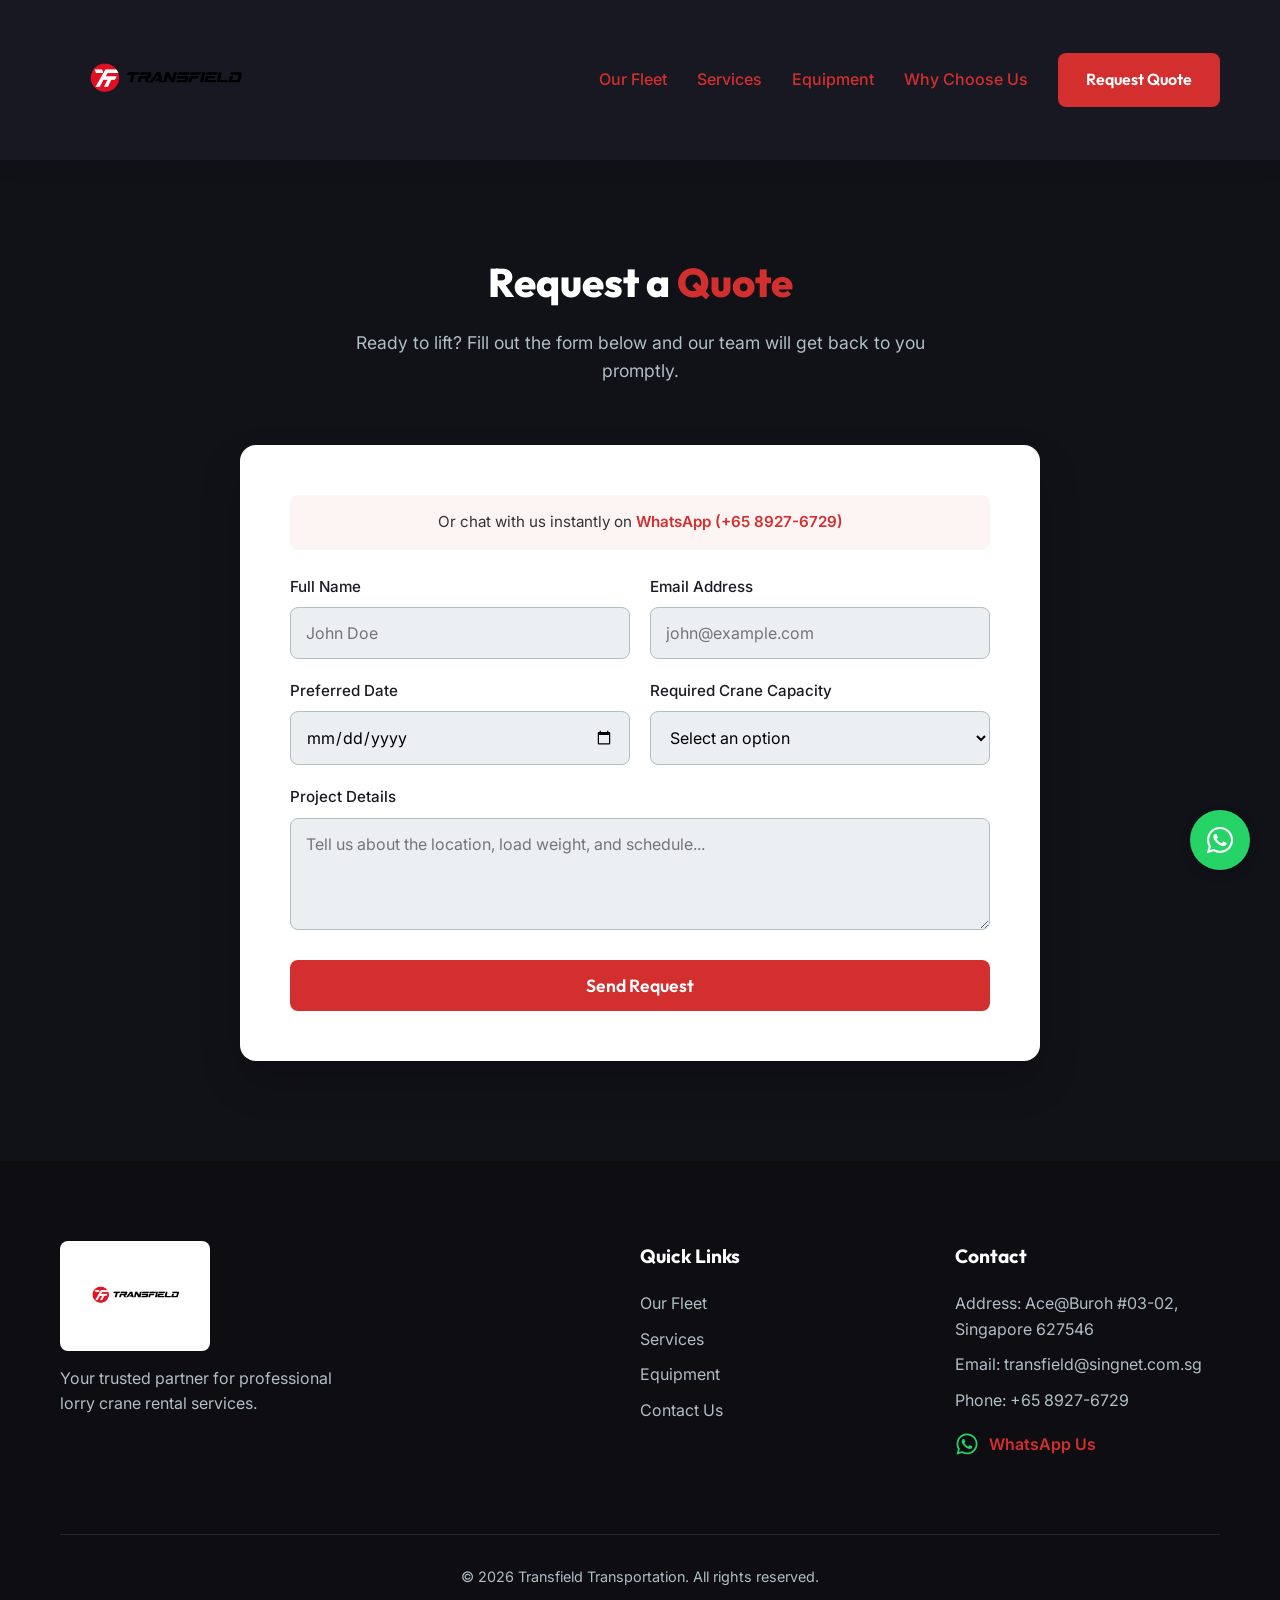
<file: quote.html>
<!DOCTYPE html>
    <html lang="en">

    <head>
        <meta charset="UTF-8">
        <meta name="viewport" content="width=device-width, initial-scale=1.0">
        <title>Transfield Transportation - Premium Lorry Crane Rental</title>
        <meta name="description"
            content="Top-tier lorry crane rental services. We offer 25 Ton, 50 Ton, 80 Ton & 100 Ton lorry cranes for your heavy lifting and transportation needs.">
        <link
            href="https://fonts.googleapis.com/css2?family=Outfit:wght@300;400;600;800&family=Inter:wght@400;500;700&display=swap"
            rel="stylesheet">
        <link rel="icon" type="image/png" href="assets/Translogo.png">
        <link rel="stylesheet" href="styles.css">
    </head>

    <body>
       <!-- Navigation -->
    <nav class="navbar scrolled" id="navbar">
        <div class="container nav-container">
            <a href="index.html" class="logo">
                <img src="assets/Translogo.png" alt="Transfield Logo" class="logo-img">
            </a>

            <div class="nav-links" id="navLinks">
                <a href="index.html#fleet">Our Fleet</a>
                <a href="index.html#services">Services</a>
                <a href="Equipment.html">Equipment</a>
                <a href="index.html#why-us">Why Choose Us</a>
                <a href="quote.html" class="btn btn-primary">Request Quote</a>
            </div>

            <div class="hamburger" id="hamburger">
                <span></span>
                <span></span>
                <span></span>
            </div>
        </div>
    </nav>
        <!-- Quote Section -->
        <section class="contact section-padding bg-dark" id="contact" style="padding-top: 250px; min-height: 100vh;">
            <div class="container">
                <div class="section-header text-center fade-in">
                    <h2>Request a <span class="text-red">Quote</span></h2>
                    <p>Ready to lift? Fill out the form below and our team will get back to you promptly.</p>
                </div>
                <div class="contact-form-wrapper fade-up">
                    <div class="contact-methods">
                        <p class="contact-alternative">Or chat with us instantly on <a
                                href="https://api.whatsapp.com/send?phone=6589276729" target="_blank"
                                class="whatsapp-link">WhatsApp (+65 8927-6729)</a></p>
                    </div>
                    <form id="quoteForm" class="contact-form">
                        <div class="form-group">
                            <label for="name">Full Name</label>
                            <input type="text" id="name" required placeholder="John Doe">
                        </div>
                        <div class="form-group">
                            <label for="email">Email Address</label>
                            <input type="email" id="email" required placeholder="john@example.com">
                        </div>
                        <div class="form-group">
                            <label for="date">Preferred Date</label>
                            <input type="date" id="date" required>
                        </div>
                        
                        <div class="form-group">
                            <label for="crane-type">Required Crane Capacity</label>
                            <select id="crane-type" required>
                                <option value="" disabled selected>Select an option</option>
                                <option value="25">25 Ton</option>
                                <option value="50">50 Ton</option>
                                <option value="80">80 Ton</option>
                                <option value="100">100 Ton</option>
                                <option value="unsure">Not Sure / Consult Me</option>
                            </select>
                        </div>
                        <div class="form-group full-width">
                            <label for="message">Project Details</label>
                            <textarea id="message" rows="4" required
                                placeholder="Tell us about the location, load weight, and schedule..."></textarea>
                        </div>
                        <button type="submit" class="btn btn-primary btn-submit full-width">Send Request</button>
                    </form>
                </div>
            </div>
        </section>

     <!-- Footer -->
    <footer class="footer">
        <div class="container">
            <div class="footer-grid">
                <div class="footer-brand">
                    <img src="assets/Translogo.png" alt="Transfield Logo" class="footer-logo">
                    <p>Your trusted partner for professional lorry crane rental services.</p>
                </div>

                <div class="footer-links">
                    <h4>Quick Links</h4>
                    <a href="index.html#fleet">Our Fleet</a>
                    <a href="index.html#services">Services</a>
                    <a href="Equipment.html">Equipment</a>
                    <a href="quote.html">Contact Us</a>
                </div>

                <div class="footer-contact">
                    <h4>Contact</h4>
                    <p>Address: Ace@Buroh #03-02, Singapore 627546</p>
                    <p>Email: transfield@singnet.com.sg</p>
                    <p>Phone: +65 8927-6729</p>
                    <p>
                        <a href="https://api.whatsapp.com/send?phone=6589276729" target="_blank" class="whatsapp-link">
                            <svg class="whatsapp-icon" xmlns="http://www.w3.org/2000/svg" viewBox="0 0 448 512" fill="#25D366">
                                <path d="M380.9 97.1C339 55.1 283.2 32 223.9 32c-122.4 0-222 99.6-222 222 0 39.1 10.2 77.3 29.6 111L0 480l117.7-30.9c32.4 17.7 68.9 27 106.1 27h.1c122.3 0 224.1-99.6 224.1-222 0-59.3-25.2-115-67.1-157zm-157 341.6c-33.2 0-65.7-8.9-94-25.7l-6.7-4-69.8 18.3L72 359.2l-4.4-7c-18.5-29.4-28.2-63.3-28.2-98.2 0-101.7 82.8-184.5 184.6-184.5 49.3 0 95.6 19.2 130.4 54.1 34.8 34.9 56.2 81.2 56.1 130.5 0 101.8-84.9 184.6-186.6 184.6zm101.2-138.2c-5.5-2.8-32.8-16.2-37.9-18-5.1-1.9-8.8-2.8-12.5 2.8-3.7 5.6-14.3 18-17.6 21.8-3.2 3.7-6.5 4.2-12 1.4-32.6-16.3-54-29.1-75.5-66-5.7-9.8 5.7-9.1 16.3-30.3 1.8-3.7.9-6.9-.5-9.7-1.4-2.8-12.5-30.1-17.1-41.2-4.5-10.8-9.1-9.3-12.5-9.5-3.2-.2-6.9-.2-10.6-.2-3.7 0-9.7 1.4-14.8 6.9-5.1 5.6-19.4 19-19.4 46.3 0 27.3 19.9 53.7 22.6 57.4 2.8 3.7 39.1 59.7 94.8 83.8 35.2 15.2 49 16.5 66.6 13.9 10.7-1.6 32.8-13.4 37.4-26.4 4.6-13 4.6-24.1 3.2-26.4-1.3-2.5-5-3.9-10.5-6.6z" />
                            </svg>
                            WhatsApp Us
                        </a>
                    </p>
                </div>
            </div>

            <div class="footer-bottom">
                <p>&copy; 2026 Transfield Transportation. All rights reserved.</p>
            </div>
        </div>
    </footer>

    <!-- Floating WhatsApp Button -->
    <a href="https://api.whatsapp.com/send?phone=6589276729" target="_blank" class="floating-whatsapp" aria-label="Chat with us on WhatsApp">
        <svg class="whatsapp-icon" xmlns="http://www.w3.org/2000/svg" viewBox="0 0 448 512" fill="#ffffff">
            <path d="M380.9 97.1C339 55.1 283.2 32 223.9 32c-122.4 0-222 99.6-222 222 0 39.1 10.2 77.3 29.6 111L0 480l117.7-30.9c32.4 17.7 68.9 27 106.1 27h.1c122.3 0 224.1-99.6 224.1-222 0-59.3-25.2-115-67.1-157zm-157 341.6c-33.2 0-65.7-8.9-94-25.7l-6.7-4-69.8 18.3L72 359.2l-4.4-7c-18.5-29.4-28.2-63.3-28.2-98.2 0-101.7 82.8-184.5 184.6-184.5 49.3 0 95.6 19.2 130.4 54.1 34.8 34.9 56.2 81.2 56.1 130.5 0 101.8-84.9 184.6-186.6 184.6zm101.2-138.2c-5.5-2.8-32.8-16.2-37.9-18-5.1-1.9-8.8-2.8-12.5 2.8-3.7 5.6-14.3 18-17.6 21.8-3.2 3.7-6.5 4.2-12 1.4-32.6-16.3-54-29.1-75.5-66-5.7-9.8 5.7-9.1 16.3-30.3 1.8-3.7.9-6.9-.5-9.7-1.4-2.8-12.5-30.1-17.1-41.2-4.5-10.8-9.1-9.3-12.5-9.5-3.2-.2-6.9-.2-10.6-.2-3.7 0-9.7 1.4-14.8 6.9-5.1 5.6-19.4 19-19.4 46.3 0 27.3 19.9 53.7 22.6 57.4 2.8 3.7 39.1 59.7 94.8 83.8 35.2 15.2 49 16.5 66.6 13.9 10.7-1.6 32.8-13.4 37.4-26.4 4.6-13 4.6-24.1 3.2-26.4-1.3-2.5-5-3.9-10.5-6.6z" />
        </svg>
    </a>

    <script src="script.js"></script>
</body>

</html>
</file>
<file: styles.css>
:root {
    /* Color Palette - Red & Silver theme */
    --clr-primary: #D32F2F;
    --clr-primary-hover: #B71C1C;
    --clr-silver: #B0BEC5;
    --clr-silver-dark: #78909C;
    --clr-silver-light: #ECEFF1;
    --clr-dark: #1A1A24;
    --clr-darker: #111118;
    --clr-white: #FFFFFF;
    --clr-text: #333333;
    --clr-text-light: #666666;

    /* Typography */
    --font-heading: 'Outfit', sans-serif;
    --font-body: 'Inter', sans-serif;

    /* Spacing & Layout */
    --transition: all 0.3s ease;
    --border-radius: 8px;
    --border-radius-lg: 16px;
    --box-shadow: 0 10px 30px rgba(0, 0, 0, 0.08);
}

* {
    margin: 0;
    padding: 0;
    box-sizing: border-box;
}

html {
    scroll-behavior: smooth;
}

body {
    font-family: var(--font-body);
    color: var(--clr-text);
    background-color: var(--clr-white);
    line-height: 1.6;
    overflow-x: hidden;
}

img,
video,
iframe {
    max-width: 100%;
}

/* Utilities */
.container {
    max-width: 1200px;
    margin: 0 auto;
    padding: 0 20px;
}

.text-red {
    color: var(--clr-primary);
}

.text-silver {
    color: var(--clr-silver-dark);
}

.bg-light {
    background-color: var(--clr-silver-light);
}

.bg-dark {
    background-color: var(--clr-darker);
    color: var(--clr-white);
}

.text-center {
    text-align: center;
}

.section-padding {
    padding: 100px 0;
}

.section-header {
    margin-bottom: 60px;
}

.section-header h2,
.why-content h2 {
    font-family: var(--font-heading);
    font-size: 2.5rem;
    font-weight: 800;
    margin-bottom: 15px;
    color: var(--clr-dark);
}

.bg-dark .section-header h2 {
    color: var(--clr-white);
}

.section-header p {
    color: var(--clr-text-light);
    font-size: 1.1rem;
    max-width: 600px;
    margin: 0 auto;
}

.bg-dark .section-header p {
    color: var(--clr-silver);
}

.grid {
    display: grid;
    gap: 30px;
}

/* Buttons */
.btn {
    display: inline-block;
    padding: 14px 28px;
    border-radius: var(--border-radius);
    font-family: var(--font-heading);
    font-weight: 600;
    text-decoration: none;
    transition: var(--transition);
    cursor: pointer;
    border: none;
    font-size: 1rem;
}

.btn-primary {
    background-color: var(--clr-primary);
    color: var(--clr-white);
}

.btn-primary:hover {
    background-color: var(--clr-primary-hover);
    transform: translateY(-2px);
    box-shadow: 0 10px 20px rgba(211, 47, 47, 0.3);
}

.btn-outline {
    background-color: transparent;
    color: var(--clr-white);
    border: 2px solid var(--clr-white);
}

.btn-outline:hover {
    background-color: var(--clr-white);
    color: var(--clr-dark);
    transform: translateY(-2px);
}

/* Navigation */
.navbar {
    position: fixed;
    top: 0;
    left: 0;
    width: 100%;
    padding: 14px 0;
    z-index: 1000;
    transition: var(--transition);
}

.navbar.scrolled {
    background-color: rgba(26, 26, 36, 0.95);
    backdrop-filter: blur(10px);
    padding: 10px 0;
    box-shadow: 0 4px 20px rgba(0, 0, 0, 0.1);
}

.nav-container {
    display: flex;
    justify-content: space-between;
    align-items: center;
}

.logo {
    font-family: var(--font-heading);
    font-size: 1.5rem;
    font-weight: 800;
    text-decoration: none;
    display: flex;
    gap: 5px;
    align-items: center;
}

.logo-img {
    height: 180px;
    width: auto;
    max-width: 100%;
    display: block;
    transition: var(--transition);
}

.navbar.scrolled .logo-img {
    height: 140px;
}

.logo-red {
    color: var(--clr-primary);
}

.logo-silver {
    color: var(--clr-silver);
}

.navbar.scrolled .logo-silver {
    color: var(--clr-white);
}

.nav-links {
    display: flex;
    align-items: center;
    gap: 30px;
}

.nav-links a:not(.btn) {
    color: var(--clr-primary);
    text-decoration: none;
    font-weight: 500;
    transition: var(--transition);
    position: relative;
}

.nav-links a:not(.btn)::after {
    content: '';
    position: absolute;
    bottom: -5px;
    left: 0;
    width: 0;
    height: 2px;
    background-color: var(--clr-primary);
    transition: var(--transition);
}

.nav-links a:not(.btn):hover::after {
    width: 100%;
}

.hamburger {
    display: none;
    cursor: pointer;
    flex-direction: column;
    gap: 6px;
}

.hamburger span {
    display: block;
    width: 30px;
    height: 3px;
    background-color: var(--clr-white);
    transition: var(--transition);
}

/* Hero Section */
.hero {
    height: 100vh;
    min-height: 600px;
    position: relative;
    display: flex;
    align-items: center;
    background-image: url('assets/XE1456B-4.jpeg');
    background-color: #1A1A24;
    background-size: cover;
    background-position: center center;
    background-repeat: no-repeat;
}

.hero-overlay {
    position: absolute;
    top: 0;
    left: 0;
    width: 100%;
    height: 100%;
    background: linear-gradient(to right, rgba(26, 26, 36, 0.9) 0%, rgba(26, 26, 36, 0.6) 50%, rgba(26, 26, 36, 0.3) 100%);
}

.hero-content {
    position: relative;
    z-index: 10;
    color: var(--clr-white);
    max-width: 800px;
}

.hero h1 {
    font-family: var(--font-heading);
    font-size: 4.5rem;
    font-weight: 800;
    line-height: 1.1;
    margin-bottom: 20px;
}

.hero p {
    font-size: 1.25rem;
    color: var(--clr-silver-light);
    margin-bottom: 40px;
    max-width: 600px;
}

.hero-buttons {
    display: flex;
    gap: 20px;
}

/* Services */
.services-grid {
    grid-template-columns: repeat(auto-fit, minmax(300px, 1fr));
}

.card {
    background: var(--clr-white);
    padding: 40px 30px;
    border-radius: var(--border-radius-lg);
    box-shadow: var(--box-shadow);
    transition: var(--transition);
    border-bottom: 4px solid transparent;
}

.card:hover {
    transform: translateY(-10px);
    border-bottom-color: var(--clr-primary);
}

.card-icon {
    font-size: 3rem;
    margin-bottom: 20px;
}

.card h3 {
    font-family: var(--font-heading);
    font-size: 1.5rem;
    margin-bottom: 15px;
    color: var(--clr-dark);
}

.card p {
    color: var(--clr-text-light);
}

/* Fleet Section */
.fleet-grid {
    grid-template-columns: repeat(auto-fit, minmax(250px, 1fr));
}

.fleet-card {
    background: var(--clr-white);
    border-radius: var(--border-radius-lg);
    overflow: hidden;
    box-shadow: var(--box-shadow);
    transition: var(--transition);
    position: relative;
    display: flex;
    flex-direction: column;
    height: 100%;
}

.fleet-card:hover {
    transform: scale(1.03);
}

.fleet-tonnage {
    background-color: var(--clr-primary);
    color: var(--clr-white);
    font-family: var(--font-heading);
    font-size: 2rem;
    font-weight: 800;
    padding: 30px 20px;
    text-align: center;
    position: relative;
    overflow: hidden;
}

.fleet-tonnage::after {
    content: '';
    position: absolute;
    top: 0;
    right: 0;
    bottom: 0;
    width: 50%;
    background: linear-gradient(to right, transparent, rgba(255, 255, 255, 0.1));
    transform: skewX(-20deg);
}

.fleet-details {
    padding: 30px 25px;
    display: flex;
    flex-direction: column;
    flex-grow: 1;
}

.fleet-details h3 {
    font-family: var(--font-heading);
    color: var(--clr-dark);
    margin-bottom: 10px;
}

.fleet-details p {
    color: var(--clr-text-light);
    font-size: 0.95rem;
    margin-bottom: 20px;
}

.fleet-specs {
    list-style: none;
    flex-grow: 1;
}

.fleet-specs li {
    font-size: 0.9rem;
    color: var(--clr-dark);
    margin-bottom: 8px;
    font-weight: 500;
}

/* Why Choose Us */
.why-content h2 {
    margin-bottom: 20px;
}

.why-content > p {
    color: var(--clr-text-light);
    font-size: 1.1rem;
    margin-bottom: 40px;
}

.why-list {
    list-style: none;
    display: flex;
    flex-direction: column;
    gap: 25px;
}

.why-list li {
    display: flex;
    gap: 20px;
}

.check-icon {
    background-color: var(--clr-primary);
    color: var(--clr-white);
    width: 30px;
    height: 30px;
    border-radius: 50%;
    display: flex;
    align-items: center;
    justify-content: center;
    font-weight: bold;
    flex-shrink: 0;
}

.why-list h4 {
    font-family: var(--font-heading);
    color: var(--clr-dark);
    font-size: 1.2rem;
    margin-bottom: 5px;
}

.why-list p {
    color: var(--clr-text-light);
    font-size: 0.95rem;
}

.image-placeholder {
    width: 100%;
    height: 500px;
    background: linear-gradient(135deg, var(--clr-silver-light) 0%, var(--clr-silver) 100%);
    border-radius: var(--border-radius-lg);
    position: relative;
    display: flex;
    align-items: center;
    justify-content: center;
    overflow: hidden;
}

.circle-graphic {
    position: absolute;
    width: 300px;
    height: 300px;
    border-radius: 50%;
    background-color: var(--clr-primary);
    opacity: 0.1;
    top: -50px;
    right: -50px;
}

.crane-silhouette {
    font-size: 10rem;
    color: rgba(26, 26, 36, 0.1);
    z-index: 1;
}

/* Contact Form */
.contact-form-wrapper {
    max-width: 800px;
    margin: 0 auto;
    background: var(--clr-white);
    padding: 50px;
    border-radius: var(--border-radius-lg);
    box-shadow: 0 20px 40px rgba(0, 0, 0, 0.2);
}

.contact-form {
    display: grid;
    grid-template-columns: 1fr 1fr;
    gap: 20px;
}

.form-group {
    display: flex;
    flex-direction: column;
    gap: 8px;
}

.full-width {
    grid-column: 1 / -1;
}

.form-group label {
    font-weight: 500;
    color: var(--clr-dark);
    font-size: 0.95rem;
}

.form-group input,
.form-group select,
.form-group textarea {
    padding: 15px;
    border: 1px solid var(--clr-silver);
    border-radius: var(--border-radius);
    font-family: var(--font-body);
    font-size: 1rem;
    transition: var(--transition);
    background-color: var(--clr-silver-light);
}

.form-group input:focus,
.form-group select:focus,
.form-group textarea:focus {
    outline: none;
    border-color: var(--clr-primary);
    background-color: var(--clr-white);
    box-shadow: 0 0 0 3px rgba(211, 47, 47, 0.1);
}

.btn-submit {
    margin-top: 10px;
    font-size: 1.1rem;
}

/* WhatsApp */
.whatsapp-link {
    color: var(--clr-primary);
    text-decoration: none;
    font-weight: 600;
    transition: var(--transition);
    display: inline-block;
}

.whatsapp-link:hover {
    color: var(--clr-primary-hover);
    transform: translateX(4px);
}

.contact-methods {
    text-align: center;
    margin-bottom: 25px;
    padding: 15px;
    background-color: rgba(211, 47, 47, 0.05);
    border-radius: var(--border-radius);
}

.contact-alternative {
    font-size: 0.95rem;
    color: var(--clr-text);
}

.footer-contact a.whatsapp-link {
    display: inline-flex;
    align-items: center;
    gap: 10px;
    margin-top: 8px;
}

.whatsapp-icon {
    width: 24px;
    height: 24px;
    display: block;
}

.floating-whatsapp {
    position: fixed;
    bottom: 30px;
    right: 30px;
    background-color: #25D366;
    color: white;
    width: 60px;
    height: 60px;
    border-radius: 50%;
    display: flex;
    align-items: center;
    justify-content: center;
    box-shadow: 0 4px 12px rgba(0, 0, 0, 0.15);
    z-index: 1000;
    transition: transform 0.3s ease, background-color 0.3s ease;
}

.floating-whatsapp .whatsapp-icon {
    width: 30px;
    height: 30px;
}

.floating-whatsapp:hover {
    background-color: #1EBE5D;
    transform: scale(1.1);
}

/* Footer */
.footer {
    background-color: #0d0d12;
    color: var(--clr-silver);
    padding: 80px 0 30px;
}

.footer-grid {
    display: grid;
    grid-template-columns: 2fr 1fr 1fr;
    gap: 50px;
    margin-bottom: 60px;
}

.footer-logo {
    height: 110px;
    width: auto;
    max-width: 100%;
    margin-bottom: 15px;
    display: block;
    background-color: var(--clr-white);
    padding: 15px;
    border-radius: 8px;
}

.footer-brand p {
    max-width: 300px;
}

.footer-links h4,
.footer-contact h4 {
    color: var(--clr-white);
    font-family: var(--font-heading);
    font-size: 1.2rem;
    margin-bottom: 20px;
}

.footer-links a {
    display: block;
    color: var(--clr-silver);
    text-decoration: none;
    margin-bottom: 10px;
    transition: var(--transition);
}

.footer-links a:hover {
    color: var(--clr-primary);
    transform: translateX(5px);
}

.footer-contact p {
    margin-bottom: 10px;
}

.footer-bottom {
    text-align: center;
    padding-top: 30px;
    border-top: 1px solid rgba(255, 255, 255, 0.1);
    font-size: 0.9rem;
}

/* Animations */
.fade-up {
    opacity: 0;
    transform: translateY(30px);
    transition: opacity 0.8s ease, transform 0.8s ease;
}

.fade-in {
    opacity: 0;
    transition: opacity 1s ease;
}

.fade-up.visible,
.fade-in.visible {
    opacity: 1;
    transform: translateY(0);
}

.delay-1 {
    transition-delay: 0.2s;
}

.delay-2 {
    transition-delay: 0.4s;
}

.delay-3 {
    transition-delay: 0.6s;
}

/* Individual Crane & Equipment Pages */
.page-hero {
    height: 60vh;
    min-height: 400px;
    position: relative;
    display: flex;
    align-items: center;
    justify-content: center;
    background-color: #1A1A24;
    background-size: cover;
    background-position: center;
    text-align: center;
}

.page-hero-overlay {
    position: absolute;
    top: 0;
    left: 0;
    width: 100%;
    height: 100%;
    background: rgba(26, 26, 36, 0.8);
}

.page-hero .hero-content {
    margin: 0 auto;
    display: flex;
    flex-direction: column;
    align-items: center;
}

.crane-specs {
    background-color: var(--clr-white);
}

.why-grid,
.equipment-grid {
    display: grid;
    grid-template-columns: repeat(2, minmax(0, 1fr));
    gap: 60px;
    align-items: center;
}

.equipment-card {
    max-width: 100%;
}

.slider-container {
    width: 100%;
    max-width: 700px;
    margin: 0 auto;
}

.slide {
    display: none;
}

.slide.active {
    display: block;
}

.crane-photo {
    width: 100%;
    height: 520px;
    object-fit: cover;
    object-position: center;
    border-radius: 30px;
    display: block;
}

.crane-photo-2 {
    object-fit: cover;
    object-position: center center;
    background: #f2f2f2;
    padding: 6px;
}

.slider-controls {
    display: flex;
    justify-content: center;
    align-items: center;
    gap: 22px;
    margin-top: 25px;
}

.slider-btn {
    width: 58px;
    height: 58px;
    border: none;
    border-radius: 50%;
    background: #e8e8e8;
    color: #666;
    font-size: 28px;
    cursor: pointer;
    transition: 0.3s ease;
}

.slider-btn:hover {
    background: #d9d9d9;
}

.dots {
    display: flex;
    align-items: center;
    gap: 12px;
    background: #e8e8e8;
    padding: 16px 28px;
    border-radius: 50px;
}

.dot {
    width: 12px;
    height: 12px;
    background: #999;
    border-radius: 50%;
    transition: 0.3s;
}

.dot.active {
    background: #222;
}

/* Specification List */
.spec-list {
    list-style: none;
    max-width: 700px;
    margin-top: 30px;
    padding: 0;
    font-size: 1.1rem;
}

.spec-list li {
    display: flex;
    align-items: flex-start;
    justify-content: flex-start;
    gap: 12px;
    margin-bottom: 18px;
    text-align: left;
}

.spec-list li:last-child {
    border-bottom: none;
}

.spec-list li strong {
    min-width: 110px;
    text-align: left;
    font-weight: 700;
    color: var(--clr-dark);
}

.spec-list li span {
    flex: 1;
    text-align: left;
    color: var(--clr-text-light);
}

/* Tablet */
@media (max-width: 992px) {
    .hero h1 {
        font-size: 3.5rem;
    }

    .why-grid,
    .equipment-grid {
        grid-template-columns: 1fr;
        gap: 30px;
        text-align: center;
    }

    .footer-grid {
        grid-template-columns: 1fr 1fr;
    }
}

/* Mobile */
@media (max-width: 768px) {
    .container {
        padding: 0 16px;
    }

    .section-padding {
        padding: 60px 0;
    }

    .section-header h2,
    .why-content h2 {
        font-size: 2rem;
    }

    .navbar {
        min-height: 120px;
        padding: 8px 0;
    }

    .logo-img,
    .navbar.scrolled .logo-img {
        height: 128px;
    }

    .nav-links {
        position: absolute;
        top: 100%;
        left: 0;
        width: 100%;
        background-color: var(--clr-dark);
        display: flex;
        flex-direction: column;
        align-items: center;
        padding: 30px 0;
        gap: 20px;
        clip-path: polygon(0 0, 100% 0, 100% 0, 0 0);
        transition: clip-path 0.4s ease;
        z-index: 999;
    }

    .nav-links.active {
        clip-path: polygon(0 0, 100% 0, 100% 100%, 0 100%);
    }

    .hamburger {
        display: flex;
        z-index: 1001;
    }

    .hamburger.active span:nth-child(1) {
        transform: translateY(9px) rotate(45deg);
    }

    .hamburger.active span:nth-child(2) {
        opacity: 0;
    }

    .hamburger.active span:nth-child(3) {
        transform: translateY(-9px) rotate(-45deg);
    }

    .hero {
        min-height: 680px;
        height: auto;
        padding: 140px 0 70px;
    }

    .hero h1 {
        font-size: clamp(2.2rem, 10vw, 2.8rem);
    }

    .hero p {
        font-size: 1rem;
    }

    .hero-buttons {
        flex-direction: column;
        align-items: stretch;
        gap: 18px;
    }

    .hero-buttons .btn,
    .page-hero .btn {
        width: 100%;
        text-align: center;
    }

    .hero-buttons .btn:not(:last-child),
    .page-hero .btn:not(:last-child) {
        margin-bottom: 18px;
    }

    .services-grid,
    .fleet-grid,
    .contact-form,
    .footer-grid {
        grid-template-columns: 1fr;
    }

    .contact-form-wrapper {
        padding: 30px 20px;
    }

    .why-grid,
    .equipment-grid {
        grid-template-columns: 1fr;
        gap: 30px;
        text-align: center;
    }

    .crane-photo {
        height: auto;
        aspect-ratio: 16 / 10;
        border-radius: 20px;
    }

    .slider-container {
        max-width: 100%;
    }

    .slider-btn {
        width: 46px;
        height: 46px;
        font-size: 22px;
    }

    .dots {
        padding: 12px 20px;
    }

    .spec-list {
        width: 100%;
        padding: 0 10px;
    }

    .spec-list li {
        display: flex;
        flex-direction: column;
        align-items: center;
        text-align: center;
        gap: 2px;
        margin-bottom: 24px;
    }

    .spec-list li strong {
        min-width: unset;
        text-align: center;
        font-size: 1rem;
    }

    .spec-list li span {
        width: 100%;
        text-align: center;
        font-size: 0.95rem;
        line-height: 1.5;
    }

    .floating-whatsapp {
        bottom: 20px;
        right: 20px;
        width: 50px;
        height: 50px;
    }

    .footer-logo {
        height: 80px;
    }
}

/* Small Mobile */
@media (max-width: 480px) {
    .btn {
        width: 100%;
        text-align: center;
    }

    .page-hero {
        min-height: 320px;
        height: auto;
        padding: 120px 0 60px;
    }
}

/* Perfect mobile button alignment */
@media (max-width: 768px) {

  .spec-list + div {
    display: flex;
    flex-direction: column;
    align-items: center;
    gap: 18px;
    width: 100%;
  }

  .spec-list + div .btn {
    width: 100%;
    max-width: 320px;
    margin: 0 !important;
    display: flex;
    justify-content: center;
    align-items: center;
    text-align: center;
  }
}
.crane-action-buttons {
    margin-top: 30px;
    display: flex;
    gap: 16px;
}

@media (max-width: 768px) {
    .crane-action-buttons {
        flex-direction: column;
        gap: 18px;
        width: 100%;
    }

    .crane-action-buttons .btn {
        width: 100%;
        margin: 0 !important;
        text-align: center;
    }
}
/* FORCE MOBILE HAMBURGER CLICK FIX */
@media (max-width: 768px) {
  .hamburger {
    display: flex !important;
    position: relative !important;
    z-index: 99999 !important;
    width: 34px;
    height: 26px;
    flex-direction: column;
    justify-content: center;
    gap: 5px;
    cursor: pointer;
    pointer-events: auto !important;
  }

  .hamburger span {
    width: 28px;
    height: 4px;
    background-color: #D32F2F !important;
    border-radius: 999px;
    display: block;
    pointer-events: none;
  }

  .nav-links {
    position: absolute;
    top: 100%;
    left: 0;
    width: 100%;
    background: var(--clr-dark);
    display: flex;
    flex-direction: column;
    align-items: center;
    gap: 20px;
    padding: 30px 0;
    z-index: 99998;
    clip-path: polygon(0 0, 100% 0, 100% 0, 0 0);
  }

  .nav-links.active {
    clip-path: polygon(0 0, 100% 0, 100% 100%, 0 100%);
  }
</file>
